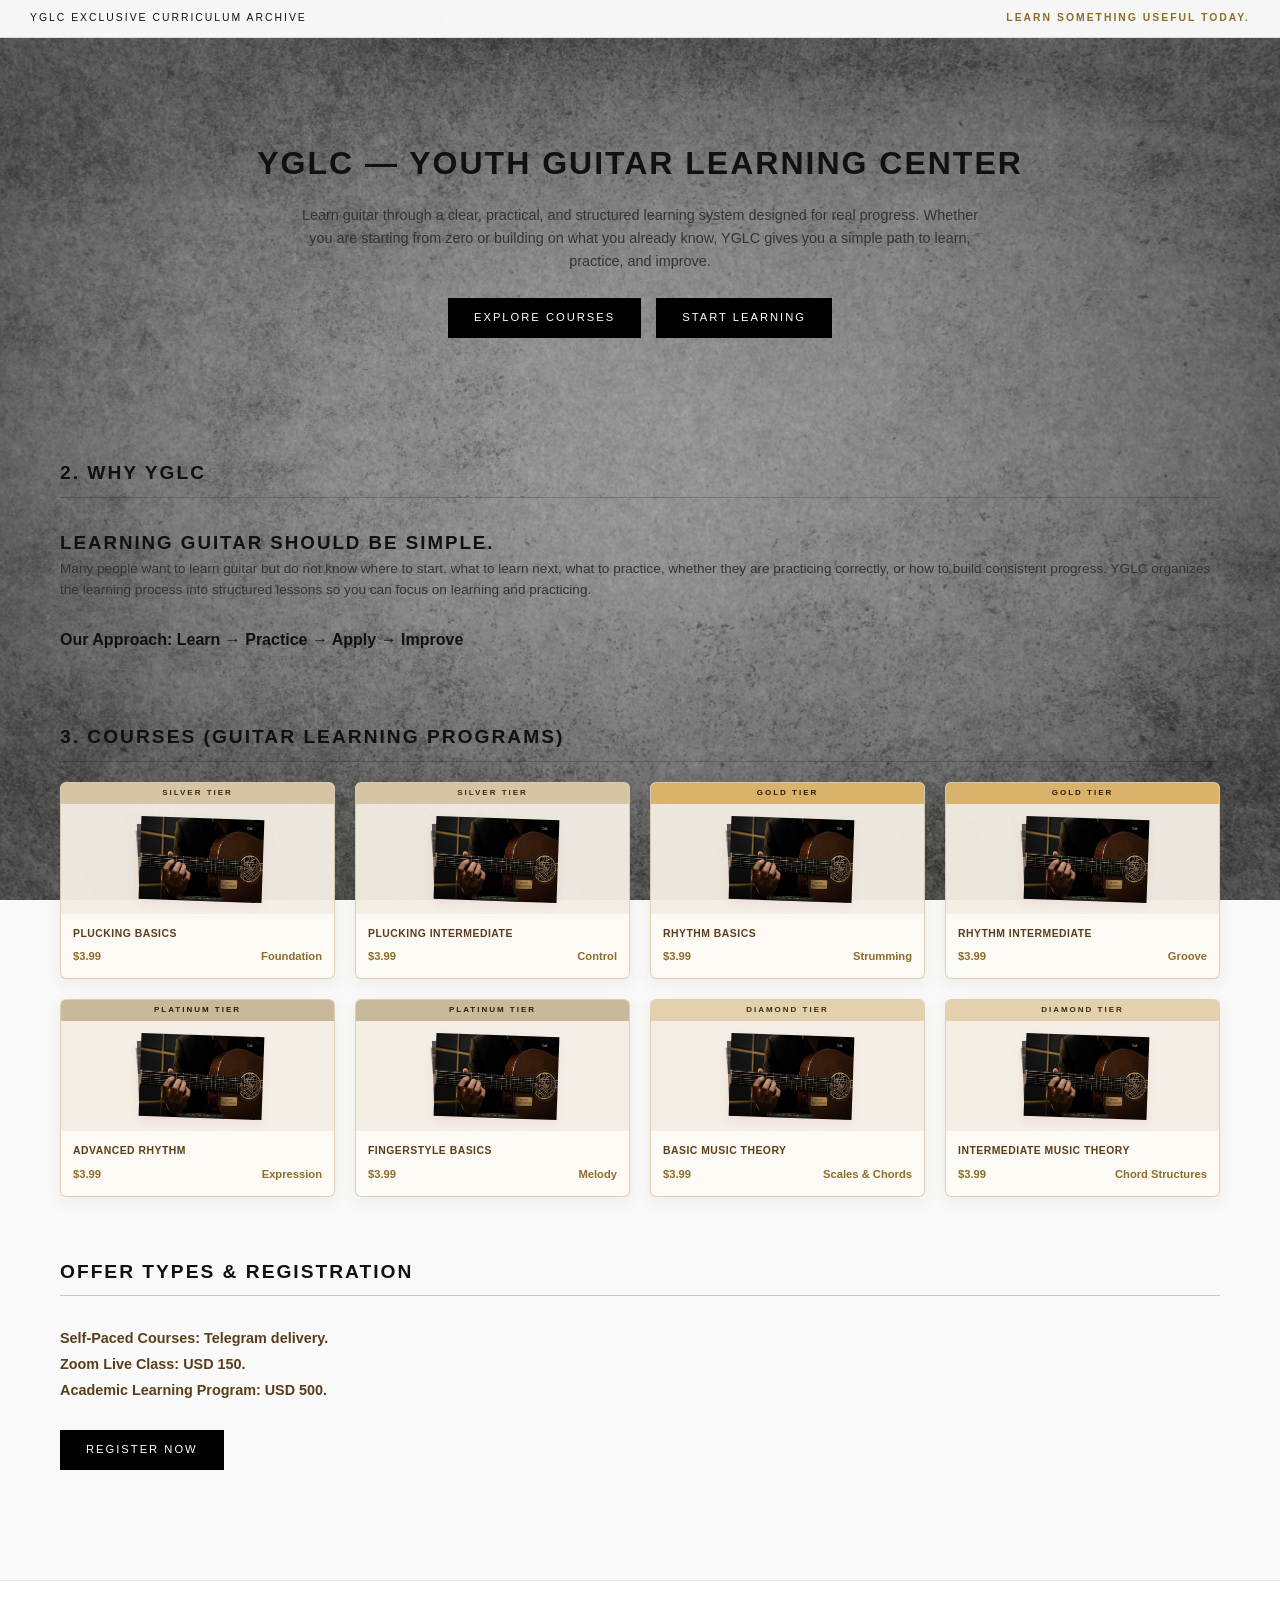
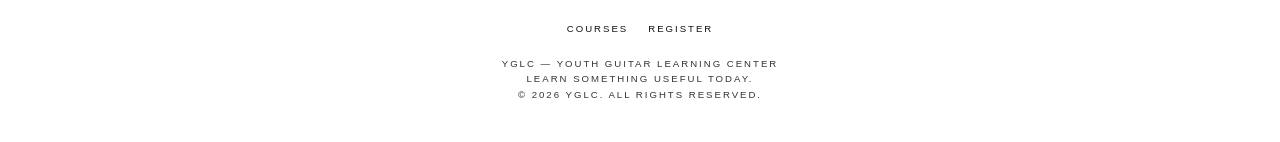
<file: index.html>
<!DOCTYPE html>
<html lang="en">
<head>
    <meta charset="UTF-8">
    <meta name="viewport" content="width=device-width, initial-scale=1.0">
    <title>YGLC — Youth Guitar Learning Center</title>
    <style>
        :root {
            --gold-primary: #8C6D29;
            --text-main: #111111;
            --text-muted: #333333;
            --brown-text: #5A3E1B;
        }

        * {
            margin: 0;
            padding: 0;
            box-sizing: border-box;
            font-family: -apple-system, BlinkMacSystemFont, "Segoe UI", Roboto, Helvetica, Arial, sans-serif;
        }

        body {
            background-image: url('01.jpg'); 
            background-size: cover;
            background-position: center;
            background-attachment: fixed;
            background-repeat: no-repeat;
            background-color: #F9F9F9;
            color: var(--text-main);
            min-height: 100vh;
            line-height: 1.6;
        }

        /* Top Announcement */
        .top-announcement {
            background-color: rgba(255, 255, 255, 0.95);
            color: var(--text-main);
            padding: 10px 30px;
            display: flex;
            justify-content: space-between;
            align-items: center;
            font-size: 0.65rem;
            letter-spacing: 2px;
            text-transform: uppercase;
            border-bottom: 1px solid rgba(0, 0, 0, 0.1);
        }

        .countdown-timer span {
            color: var(--gold-primary);
            font-weight: bold;
        }

        /* Container */
        .wrapper {
            max-width: 1200px;
            margin: 0 auto;
            padding: 40px 20px;
        }

        /* Section Styling */
        section {
            margin-bottom: 60px;
        }

        h1, h2, h3 {
            text-transform: uppercase;
            letter-spacing: 2px;
            font-weight: 600;
            color: var(--text-main);
        }

        /* 1. HOME & HERO */
        .hero {
            text-align: center;
            padding: 60px 20px;
        }
        .hero h1 {
            font-size: 2rem;
            color: var(--text-main);
            margin-bottom: 15px;
        }
        .hero p {
            max-width: 700px;
            margin: 0 auto 25px auto;
            color: var(--text-muted);
            font-size: 0.9rem;
        }
        .btn-group {
            display: flex;
            justify-content: center;
            gap: 15px;
        }
        .btn {
            background: #000;
            border: 1px solid #000;
            color: #FFFFFF;
            padding: 10px 25px;
            text-transform: uppercase;
            font-size: 0.7rem;
            letter-spacing: 2px;
            cursor: pointer;
            text-decoration: none;
            transition: all 0.3s;
        }
        .btn:hover {
            background: var(--gold-primary);
            border-color: var(--gold-primary);
            color: #000;
        }

        /* Section Titles */
        .section-title {
            font-size: 1.2rem;
            color: var(--text-main);
            margin-bottom: 20px;
            border-bottom: 1px solid rgba(0, 0, 0, 0.2);
            padding-bottom: 8px;
        }

        /* Content Blocks */
        .content-block {
            background: transparent;
            padding: 10px 0;
            margin-bottom: 20px;
        }
        .content-block p, .content-block li {
            color: var(--text-muted);
            font-size: 0.85rem;
        }
        .content-block strong {
            color: var(--text-main);
        }
        .content-block ul {
            margin-left: 20px;
            margin-top: 10px;
        }

        /* Brown Text Styling for Offers */
        .brown-text-block p {
            color: var(--brown-text);
            font-weight: 600;
            font-size: 0.9rem;
            line-height: 1.8;
        }

        /* 3. COURSES GRID & TIERS (Brown Card Tone Theme) */
        .courses-grid {
            display: grid;
            grid-template-columns: repeat(4, 1fr);
            gap: 20px;
        }

        .course-card {
            background: rgba(253, 250, 245, 0.95);
            border: 1px solid rgba(140, 109, 41, 0.3);
            border-radius: 6px;
            overflow: hidden;
            text-decoration: none;
            color: var(--text-main);
            display: flex;
            flex-direction: column;
            transition: transform 0.3s;
            box-shadow: 0 4px 15px rgba(140, 109, 41, 0.1);
        }
        .course-card:hover {
            transform: translateY(-5px);
            border-color: var(--gold-primary);
        }

        /* Tier Badges (Brown / Gold accented) */
        .tier-badge {
            text-align: center;
            padding: 4px;
            font-size: 0.5rem;
            letter-spacing: 2px;
            text-transform: uppercase;
            font-weight: 700;
        }
        .tier-silver { background: #D6C5A5; color: #3A2B12; }
        .tier-gold { background: #D9B36C; color: #2B1E05; }
        .tier-platinum { background: #C8B99A; color: #2B1E05; }
        .tier-diamond { background: #E3D1AE; color: #3A2B12; }

        .card-visual-stack {
            width: 100%;
            height: 110px;
            position: relative;
            display: flex;
            align-items: center;
            justify-content: center;
            background: rgba(140, 109, 41, 0.08);
            overflow: hidden;
        }
        .stacked-item {
            width: 45%;
            height: 75%;
            background-image: url('02.jpg');
            background-size: cover;
            background-position: center;
            position: absolute;
            box-shadow: 0 4px 10px rgba(231, 174, 174, 0.15);
        }
        .stacked-item.back-2 { transform: translateX(-10px) rotate(-5deg) scale(0.8); opacity: 0.4; }
        .stacked-item.back-1 { transform: translateX(-4px) rotate(-2deg) scale(0.9); opacity: 0.7; }
        .stacked-item.front { transform: translateX(4px) rotate(2deg) scale(1); }

        .card-info {
            padding: 12px;
            display: flex;
            flex-direction: column;
            gap: 6px;
        }
        .course-title {
            font-size: 0.65rem;
            text-transform: uppercase;
            letter-spacing: 0.5px;
            color: var(--brown-text);
            font-weight: bold;
        }
        .course-price-row {
            display: flex;
            justify-content: space-between;
            align-items: center;
            font-size: 0.7rem;
            color: var(--gold-primary);
            font-weight: bold;
        }

        /* Grid Layouts */
        .grid-2 {
            display: grid;
            grid-template-columns: repeat(2, 1fr);
            gap: 30px;
        }

        /* Footer */
        footer {
            background: #FFFFFF;
            border-top: 1px solid rgba(0, 0, 0, 0.1);
            padding: 40px 20px;
            text-align: center;
            font-size: 0.6rem;
            letter-spacing: 2px;
            text-transform: uppercase;
            color: var(--text-muted);
        }
        footer .footer-links {
            display: flex;
            justify-content: center;
            gap: 20px;
            margin-bottom: 20px;
            flex-wrap: wrap;
        }
        footer .footer-links a {
            color: var(--text-main);
            text-decoration: none;
        }
        footer .footer-links a:hover {
            color: var(--gold-primary);
        }

        @media (max-width: 1024px) {
            .courses-grid { grid-template-columns: repeat(2, 1fr); }
        }
        @media (max-width: 650px) {
            .courses-grid, .grid-2 { grid-template-columns: 1fr; }
        }
    </style>
</head>
<body>

    <!-- Top Announcement Bar -->
    <div class="top-announcement">
        <div>YGLC EXCLUSIVE CURRICULUM ARCHIVE</div>
        <div class="countdown-timer">
            <span>Learn something useful today.</span>
        </div>
    </div>

    <div class="wrapper">

        <!-- 1. HOME / HERO -->
        <section class="hero">
            <h1>YGLC — Youth Guitar Learning Center</h1>
            <p>Learn guitar through a clear, practical, and structured learning system designed for real progress. Whether you are starting from zero or building on what you already know, YGLC gives you a simple path to learn, practice, and improve.</p>
            <div class="btn-group">
                <a href="#courses" class="btn">Explore Courses</a>
                <a href="register.html" class="btn">Start Learning</a>
            </div>
        </section>

        <!-- 2. WHY YGLC -->
        <section>
            <h2 class="section-title">2. Why YGLC</h2>
            <div class="content-block">
                <h3>Learning Guitar Should Be Simple.</h3>
                <p>Many people want to learn guitar but do not know where to start, what to learn next, what to practice, whether they are practicing correctly, or how to build consistent progress. YGLC organizes the learning process into structured lessons so you can focus on learning and practicing.</p>
                <br>
                <strong>Our Approach: Learn → Practice → Apply → Improve</strong>
            </div>
        </section>

        <!-- 3. COURSES -->
        <section id="courses">
            <h2 class="section-title">3. Courses (Guitar Learning Programs)</h2>
            <div class="courses-grid">
                
                <!-- 1. Plucking Basics -->
                <a href="register.html" class="course-card">
                    <div class="tier-badge tier-silver">Silver Tier</div>
                    <div class="card-visual-stack">
                        <div class="stacked-item back-2"></div>
                        <div class="stacked-item back-1"></div>
                        <div class="stacked-item front"></div>
                    </div>
                    <div class="card-info">
                        <div class="course-title">Plucking Basics</div>
                        <div class="course-price-row">
                            <span>$3.99</span>
                            <span>Foundation</span>
                        </div>
                    </div>
                </a>

                <!-- 2. Plucking Intermediate -->
                <a href="register.html" class="course-card">
                    <div class="tier-badge tier-silver">Silver Tier</div>
                    <div class="card-visual-stack">
                        <div class="stacked-item back-2"></div>
                        <div class="stacked-item back-1"></div>
                        <div class="stacked-item front"></div>
                    </div>
                    <div class="card-info">
                        <div class="course-title">Plucking Intermediate</div>
                        <div class="course-price-row">
                            <span>$3.99</span>
                            <span>Control</span>
                        </div>
                    </div>
                </a>

                <!-- 3. Rhythm Basics -->
                <a href="register.html" class="course-card">
                    <div class="tier-badge tier-gold">Gold Tier</div>
                    <div class="card-visual-stack">
                        <div class="stacked-item back-2"></div>
                        <div class="stacked-item back-1"></div>
                        <div class="stacked-item front"></div>
                    </div>
                    <div class="card-info">
                        <div class="course-title">Rhythm Basics</div>
                        <div class="course-price-row">
                            <span>$3.99</span>
                            <span>Strumming</span>
                        </div>
                    </div>
                </a>

                <!-- 4. Rhythm Intermediate -->
                <a href="register.html" class="course-card">
                    <div class="tier-badge tier-gold">Gold Tier</div>
                    <div class="card-visual-stack">
                        <div class="stacked-item back-2"></div>
                        <div class="stacked-item back-1"></div>
                        <div class="stacked-item front"></div>
                    </div>
                    <div class="card-info">
                        <div class="course-title">Rhythm Intermediate</div>
                        <div class="course-price-row">
                            <span>$3.99</span>
                            <span>Groove</span>
                        </div>
                    </div>
                </a>

                <!-- 5. Advanced Rhythm -->
                <a href="register.html" class="course-card">
                    <div class="tier-badge tier-platinum">Platinum Tier</div>
                    <div class="card-visual-stack">
                        <div class="stacked-item back-2"></div>
                        <div class="stacked-item back-1"></div>
                        <div class="stacked-item front"></div>
                    </div>
                    <div class="card-info">
                        <div class="course-title">Advanced Rhythm</div>
                        <div class="course-price-row">
                            <span>$3.99</span>
                            <span>Expression</span>
                        </div>
                    </div>
                </a>

                <!-- 6. Fingerstyle Basics -->
                <a href="register.html" class="course-card">
                    <div class="tier-badge tier-platinum">Platinum Tier</div>
                    <div class="card-visual-stack">
                        <div class="stacked-item back-2"></div>
                        <div class="stacked-item back-1"></div>
                        <div class="stacked-item front"></div>
                    </div>
                    <div class="card-info">
                        <div class="course-title">Fingerstyle Basics</div>
                        <div class="course-price-row">
                            <span>$3.99</span>
                            <span>Melody</span>
                        </div>
                    </div>
                </a>

                <!-- 7. Basic Music Theory -->
                <a href="register.html" class="course-card">
                    <div class="tier-badge tier-diamond">Diamond Tier</div>
                    <div class="card-visual-stack">
                        <div class="stacked-item back-2"></div>
                        <div class="stacked-item back-1"></div>
                        <div class="stacked-item front"></div>
                    </div>
                    <div class="card-info">
                        <div class="course-title">Basic Music Theory</div>
                        <div class="course-price-row">
                            <span>$3.99</span>
                            <span>Scales & Chords</span>
                        </div>
                    </div>
                </a>

                <!-- 8. Intermediate Music Theory -->
                <a href="register.html" class="course-card">
                    <div class="tier-badge tier-diamond">Diamond Tier</div>
                    <div class="card-visual-stack">
                        <div class="stacked-item back-2"></div>
                        <div class="stacked-item back-1"></div>
                        <div class="stacked-item front"></div>
                    </div>
                    <div class="card-info">
                        <div class="course-title">Intermediate Music Theory</div>
                        <div class="course-price-row">
                            <span>$3.99</span>
                            <span>Chord Structures</span>
                        </div>
                    </div>
                </a>

            </div>
        </section>

        <!-- OFFER TYPES & REGISTRATION -->
        <section id="register">
            <h2 class="section-title">Offer Types & Registration</h2>
            <div class="content-block brown-text-block">
                <p>Self-Paced Courses: Telegram delivery.</p>
                <p>Zoom Live Class: USD 150.</p>
                <p>Academic Learning Program: USD 500.</p>
                <br>
                <a href="register.html" class="btn" style="display: inline-block;">Register Now</a>
            </div>
        </section>

    </div>

    <!-- FOOTER -->
    <footer>
        <div class="footer-links">
            <a href="#courses">Courses</a>
            <a href="register.html">Register</a>
        </div>
        <div>
            YGLC — Youth Guitar Learning Center<br>
            Learn something useful today.<br>
            &copy; 2026 YGLC. All rights reserved.
        </div>
    </footer>

</body>
</html>
</file>
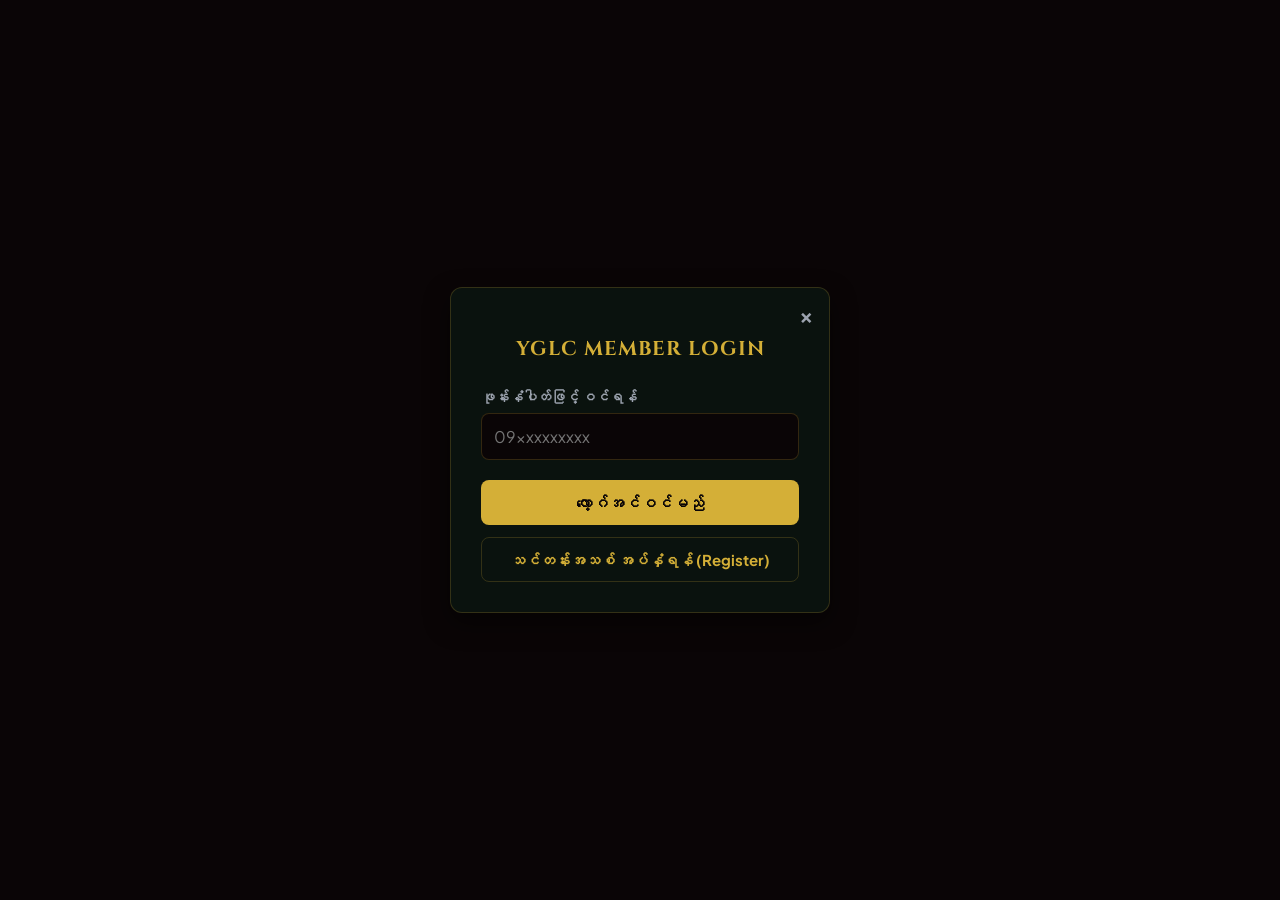
<file: dashboard.html>
<!DOCTYPE html>
<html lang="my">
<head>
<meta charset="UTF-8">
<meta name="viewport" content="width=device-width, initial-scale=1.0">
<title>YGLC - Secure Guitar Dashboard</title>
<link href="https://fonts.googleapis.com/css2?family=Padauk:wght@400;700&display=swap" rel="stylesheet">
<style>
* {
    box-sizing: border-box;
    margin: 0;
    padding: 0;
    -webkit-user-select: none;
    -ms-user-select: none;
    user-select: none;
}
body {
    background-color: #0b0b0b;
    color: #f7f4ef;
    font-family: 'Padauk', sans-serif;
    display: flex;
    flex-direction: column;
    height: 100vh;
    overflow: hidden;
}
header {
    display: flex;
    justify-content: space-between;
    align-items: center;
    padding: 15px 40px;
    border-bottom: 1px solid #222;
    background: #141414;
}
.logo {
    font-size: 18px;
    font-weight: 700;
    color: #d4af37;
    letter-spacing: 2px;
}
.user-info {
    display: flex;
    gap: 15px;
    align-items: center;
    font-size: 14px;
    color: #aaa;
}
.nav-btn {
    background: transparent;
    border: 1px solid #444;
    color: #ccc;
    padding: 5px 12px;
    border-radius: 4px;
    cursor: pointer;
    font-family: 'Padauk', sans-serif;
    text-decoration: none;
    transition: all 0.3s;
}
.nav-btn:hover {
    border-color: #d4af37;
    color: #d4af37;
}
.logout-btn {
    background: transparent;
    border: 1px solid #d4af37;
    color: #d4af37;
    padding: 5px 12px;
    border-radius: 4px;
    cursor: pointer;
    font-family: 'Padauk', sans-serif;
    transition: all 0.3s;
}
.logout-btn:hover {
    background: #d4af37;
    color: #0b0b0b;
}
.main-container {
    display: flex;
    flex: 1;
    overflow: hidden;
}
.video-section {
    flex: 3;
    padding: 20px 30px;
    overflow-y: auto;
    border-right: 1px solid #222;
    display: flex;
    flex-direction: column;
}
.video-container {
    position: relative;
    width: 100%;
    aspect-ratio: 16 / 9;
    max-height: 78vh;
    background: #000;
    border-radius: 8px;
    overflow: hidden;
    border: 1px solid #222;
    margin-bottom: 15px;
}
.video-container iframe {
    position: absolute;
    top: 0;
    left: 0;
    width: 100%;
    height: 100%;
    border: none;
}
.video-shield-top {
    position: absolute;
    top: 0;
    left: 0;
    width: 100%;
    height: 55px;
    z-index: 10;
    background: transparent;
}
.video-shield-bottom {
    position: absolute;
    bottom: 0;
    right: 45px;
    width: 120px;
    height: 45px;
    z-index: 10;
    background: transparent;
}
.video-title {
    font-size: 18px;
    font-weight: 700;
    color: #f7f4ef;
    margin-bottom: 8px;
}
.video-desc {
    font-size: 13px;
    color: #999;
    line-height: 1.5;
}
.playlist-section {
    flex: 1;
    padding: 20px;
    background: #121212;
    overflow-y: auto;
    display: flex;
    flex-direction: column;
}
.course-tabs {
    display: flex;
    gap: 5px;
    overflow-x: auto;
    margin-bottom: 15px;
    padding-bottom: 5px;
}
.course-tab {
    background: #1a1a1a;
    border: 1px solid #333;
    color: #aaa;
    padding: 6px 10px;
    font-size: 12px;
    font-family: 'Padauk', sans-serif;
    border-radius: 4px;
    cursor: pointer;
    white-space: nowrap;
    transition: all 0.2s;
}
.course-tab.active {
    background: #d4af37;
    color: #0b0b0b;
    border-color: #d4af37;
    font-weight: 700;
}
.course-tab.locked {
    opacity: 0.4;
    border-style: dashed;
}
.playlist-title {
    font-size: 16px;
    font-weight: 700;
    color: #d4af37;
    margin-bottom: 15px;
    border-bottom: 1px solid #222;
    padding-bottom: 8px;
}
.playlist-items {
    overflow-y: auto;
    flex: 1;
    display: flex;
    flex-direction: column;
    gap: 8px;
}
.lesson-item {
    background: #1a1a1a;
    border: 1px solid #282828;
    padding: 10px 12px;
    border-radius: 6px;
    cursor: pointer;
    transition: border-color 0.3s;
}
.lesson-item:hover, .lesson-item.active {
    border-color: #d4af37;
    background: #1f1b10;
}
.lesson-item h4 {
    font-size: 13px;
    color: #fff;
    margin-bottom: 4px;
}
.lesson-item span {
    font-size: 11px;
    color: #777;
}
.locked-notice {
    text-align: center;
    padding: 40px 15px;
    color: #aaa;
}
.locked-notice h3 {
    color: #d4af37;
    font-size: 16px;
    margin-bottom: 10px;
}
.pay-btn {
    display: inline-block;
    margin-top: 15px;
    background: #d4af37;
    color: #0b0b0b;
    padding: 8px 20px;
    border-radius: 4px;
    text-decoration: none;
    font-weight: 700;
    font-size: 13px;
}
@media (max-width: 768px) {
    .main-container {
        flex-direction: column;
        overflow-y: auto;
    }
    body {
        height: auto;
        overflow: auto;
    }
    .video-section {
        border-right: none;
        border-bottom: 1px solid #222;
    }
}
</style>
</head>
<body>
<header>
    <div class="logo">YGLC GUITAR SCHOOL</div>
    <div class="user-info">
        <span>ကြိုဆိုပါတယ် Boss</span>
        <a href="index.html" class="nav-btn">Home</a>
        <button class="logout-btn" onclick="logout()">ထွက်ရန်</button>
    </div>
</header>
<div class="main-container" id="mainContainer">
    <!-- ဗီဒီယိုပြသမည့်နေရာ -->
    <div class="video-section" id="videoSection">
        <div class="video-container">
            <div class="video-shield-top"></div>
            <div class="video-shield-bottom"></div>
            <iframe id="videoPlayer" src="" title="YGLC GUITAR LESSON" allowfullscreen></iframe>
        </div>
        <div id="videoTitle" class="video-title"></div>
        <div id="videoDesc" class="video-desc"></div>
    </div>
    <!-- သင်တန်းတက်ဘ်များနှင့် သင်ခန်းစာစာရင်း -->
    <div class="playlist-section">
        <div class="course-tabs" id="courseTabs"></div>
        <div class="playlist-title" id="currentCourseTitle">📚 သင်တန်း ၁</div>
        <div class="playlist-items" id="playlistItems">
            <!-- Dynamic ဖြင့် ဝင်လာမည် -->
        </div>
    </div>
</div>

<script>
if (localStorage.getItem("isLoggedIn") !== "true") {
    window.location.href = "login.html";
}

const coursesData = {
    1: {
        name: "သင်တန်း ၁ - အခြေခံပလက်ကင် (Plucking Basic)",
        desc: "ဂီတစတင်ကိုင်တွယ်ပုံမှစ၍ လက်ချောင်းများဖြင့် လှပစွာ ပလက်ဂင်တီးခတ်တတ်စေရန် အခြေခံသင်ခန်းစာများ[cite: 1]။",
        lessons: [
            { id: "_zJue2rScV4", title: "သင်ခန်းစာ ၁ - ဂစ်တာကိုယ်ဟန်အနေအထား မှန်ကန်စွာ ထိုင်ပုံ/ကိုင်ပုံ", desc: "ဂီတတီးခတ်မည့် ပုံစံကို လွယ်ကူသန့်စင်စွာ တီးနိုင်ရန် အခြေခံအဆုံးဆုံး အချက်များ[cite: 1]।" },
            { id: "dQw4w9WgXcQ", title: "သင်ခန်းစာ ၂ - ဘယ်လက်နှင့် ညာလက် လက်ချောင်းအမည်များ", desc: "လက်ဝဲနှင့် လက်ညာလက်တို့၏ အခြေခံ positioning ကို စနစ်တကျ လေ့လာခြင်း[cite: 1]।" },
            { id: "dQw4w9WgXcQ", title: "သင်ခန်းစာ ၃ - ဂစ်တာကြိုးညှိခြင်း (Tuning)", desc: "တူရိယာ၏ အသံစဉ်မှန်ကန်စေရန် ကြိုးညှိခြင်း အခြေခံ[cite: 1]।" },
            { id: "dQw4w9WgXcQ", title: "သင်ခန်းစာ ၄ - Fretboard လက်ချောင်းများ တည်နေရာချထားပုံ", desc: "လက်ကွက်ပေါ်တွင် လက်ချောင်းများကို တိကျစွာ ချထားခြင်း[cite: 1]।" },
            { id: "dQw4w9WgXcQ", title: "သင်ခန်းစာ ၅ - ကြိုးများကို ထိတွေ့ရာတွင် လက်ချောင်းနာကျင်မှုသက်သာစေရန် နည်းလမ်းများ", desc: "အစပြုသူများအတွက် လက်ချောင်းကြံ့ခိုင်မှု တည်ဆောက်ခြင်း[cite: 1]।" },
            { id: "dQw4w9WgXcQ", title: "သင်ခန်းစာ ၆ - လက်မ (Thumb) ဖြင့် ဘေ့စ် + ကြိုးတီးခတ်ခြင်း", desc: "ညာလက် လက်မ၏ တီးခတ်မှု အခန်းကဏ္ဍ[cite: 1]।" },
            { id: "dQw4w9WgXcQ", title: "သင်ခန်းစာ ၇ - လက်ညှိုး၊ လက်ခလယ်၊ လက်သန်း (i, m, a) အသုံးပြုပုံ", desc: "လက်ချောင်းတစ်ချောင်းချင်းစီ၏ တီးခတ်မှု တာဝန်ခွဲဝေမှု[cite: 1]।" },
            { id: "dQw4w9WgXcQ", title: "သင်ခန်းစာ ၈ - အခြေခံ Arpeggio လေ့ကျင့်ခန်းများ", desc: "ကြိုးများကို တစ်ချောင်းချင်း ခွဲခြမ်းတီးခတ်သည့် ပုံစံ[cite: 1]।" },
            { id: "dQw4w9WgXcQ", title: "သင်ခန်းစာ ၉ - ကြိုးပြောင်းလဲရာတွင် အသံသန့်စင်စေရန် ထိန်းချုပ်ခြင်း", desc: "အသံပြတ်တောက်မှု မရှိစေရန် ထိန်းသိမ်းခြင်း[cite: 1]." },
            { id: "dQw4w9WgXcQ", title: "သင်ခန်းစာ ၁၀ - လက်ချောင်းများ လွတ်လပ်စွာ လှုပ်ရှားနိုင်မှု အထူးလေ့ကျင့်ခန်း", desc: "လက်ချောင်းပြောင်းလဲမှုကို မြန်ဆန်စေခြင်း[cite: 1]." },
            { id: "dQw4w9WgXcQ", title: "သင်ခန်းစာ ၁၁ - Plucking Pattern တည်းဖြင့် တီးခြင်း", desc: "ရိုးရှင်းသော ပုံစံဖြင့် တီးခတ်ခြင်း အစပျိုးခြင်း[cite: 1]." },
            { id: "dQw4w9WgXcQ", title: "သင်ခန်းစာ ၁၂ - ရိုးရှင်းသော Chord နှစ်ခု ချိတ်ဆက်၍ တီးခတ်ခြင်း", desc: "ကြိုးကိုင်မှုပြောင်းလဲခြင်း အခြေခံ[cite: 1]." },
            { id: "dQw4w9WgXcQ", title: "သင်ခန်းစာ ၁၃ - ပလက်ကင်ဖြင့် တေးသွားငယ် စတင်တီးခြင်း", desc: "တေးသွားစတင်ဖန်တီးမှု လေ့ကျင့်ခန်း[cite: 1]." },
            { id: "dQw4w9WgXcQ", title: "သင်ခန်းစာ ၁၄ - သီချင်းတစ်ပုဒ်၏ အစပိုင်းကို တီးခတ်လေ့ကျင့်ခြင်း", desc: "လက်တွေ့တီးကွက် ဖန်တီးမှု[cite: 1]." },
            { id: "dQw4w9WgXcQ", title: "သင်ခန်းစာ ၁၅ - ပထမဆုံး အခြေခံ သီချင်းငယ်ကို အစအဆုံးတီးခြင်း", desc: "သင်တန်း ၁ ၏ အဆုံးသတ် လက်တွေ့တီးခတ်မှု[cite: 1]." }
        ]
    },
    2: {
        name: "သင်တန်း ၂ - ပလက်ကင်အလယ်အဆင့် (Plucking Intermediate)",
        desc: "ပလက်ကင်တီးခတ်မှုကို ပိုမိုကျွမ်းကျင်လာစေရန်နှင့် လက်ကွက်ပိုခက်ခဲသည်များကို အဆင့်မြှင့်တင် လေ့လာရန်[cite: 1]。",
        lessons: [
            { id: "_zJue2rScV4", title: "သင်ခန်းစာ ၁ - Chord များကို ချောမွေ့စွာ ကူးပြောင်းသည့် နည်းလမ်းများ", desc: "လက်ကွက်ပြောင်းလဲမှု အမြန်နှုန်း တည်ဆောက်ခြင်း[cite: 1]।" },
            { id: "dQw4w9WgXcQ", title: "သင်ခန်းစာ ၂ - လက်ချောင်းကြွက်သားများ လိုက်လျောညီထွေဖြစ်စေရန် လေ့ကျင့်ခန်း", desc: "ကြွက်သားများ ပြေလျော့စေခြင်း[cite: 1]।" },
            { id: "dQw4w9WgXcQ", title: "သင်ခန်းစာ ၃ - ပါဝင်သော Plucking ပုံစံများ", desc: "အဆင့်မြင့် ပလက်ကင်ပုံစံအသစ်များ[cite: 1]।" },
            { id: "dQw4w9WgXcQ", title: "သင်ခန်းစာ ၄ - Barre Chords နှင့် လက်ချောင်းများ လွတ်လပ်စွာ လှုပ်ရှားမှု", desc: "ဘားချော့ပ်များကို ကျွမ်းကျင်စွာ ကိုင်တွယ်ခြင်း[cite: 1]।" },
            { id: "dQw4w9WgXcQ", title: "သင်ခန်းစာ ၅ - လက်ကွက်ပြောင်းချိန်တွင် အသံပြတ်တောက်မှုမရှိစေရန် လုပ်ဆောင်ပုံ", desc: "အသံထွက် ချောမွေ့စေခြင်း[cite: 1]।" },
            { id: "dQw4w9WgXcQ", title: "သင်ခန်းစာ ၆ - စုံလင်ခက်ခဲသော Arpeggio ပုံစံအသစ်များ", desc: "အဆင့်မြင့် အာပက်ဂျီယို တီးကွက်များ[cite: 1]।" },
            { id: "dQw4w9WgXcQ", title: "သင်ခန်းစာ ၇ - စည်းချက်ခွဲဝေမှုနှင့် မြန်နှုန်းမြှင့်တင်ခြင်း", desc: "အရှိန်အဟုန် ထိန်းချုပ်တီးခတ်ခြင်း[cite: 1]।" },
            { id: "dQw4w9WgXcQ", title: "သင်ခန်းစာ ၈ - Dynamics ထိန်းချုပ်တီးခတ်ပုံ", desc: "အသံအက်နှင့် အသံသိပ်သည်းမှု ဖန်တီးခြင်း[cite: 1]।" },
            { id: "dQw4w9WgXcQ", title: "သင်ခန်းစာ ၉ - Bassline ကို ပိုမိုထင်ရှားစေရန် တီးခတ်နည်း", desc: "ဘေ့စ်သံစဉ်ကို ထင်ရှားစေခြင်း[cite: 1]।" },
            { id: "dQw4w9WgXcQ", title: "သင်ခန်းစာ ၁၀ - လက်ချောင်းများ၏ အရှိန်အဟုန် (Velocity) ထိန်းချုပ်ခြင်း", desc: "တီးခတ်မှု အမြန်နှုန်းနှင့် အားကို ညီညာစေခြင်း[cite: 1]।" },
            { id: "dQw4w9WgXcQ", title: "သင်ခန်းစာ ၁၁ - နာမည်ကျော် သီချင်းတစ်ပုဒ်၏ အစပိုင်းတီးနည်း", desc: "နာမည်ကျော် သီချင်းလက်တွေ့တီးခြင်း[cite: 1]." },
            { id: "dQw4w9WgXcQ", title: "သင်ခန်းစာ ၁၂ - Chorus အတွက် အဆင့်မြင့် တီးကွက်များ", desc: "သီချင်း၏ ရင်ခုန်စရာအကောင်းဆုံး အပိုင်းကို တီးခတ်ခြင်း[cite: 1]." },
            { id: "dQw4w9WgXcQ", title: "သင်ခန်းစာ ၁၃ - သီချင်းအဆုံးသတ် (Outro) တီးခတ်ပုံ", desc: "သီချင်းကို လှပစွာ အဆုံးသတ်ခြင်း[cite: 1]." },
            { id: "dQw4w9WgXcQ", title: "သင်ခန်းစာ ၁၄ - ဖီလင်ထည့်သွင်းတီးခတ်နည်း", desc: "ဖီလင်ထည့်သွင်း တီးခတ်မှု[cite: 1]." },
            { id: "dQw4w9WgXcQ", title: "သင်ခန်းစာ ၁၅ - သီချင်းတစ်ပုဒ်လုံးကို ပလက်ကင်ဖြင့် အစအဆုံး ချောမွေ့စွာ တီးပြခြင်း", desc: "အလယ်အဆင့် Masterpiece လက်တွေ့တီးပြချက်[cite: 1]." }
        ]
    },
    3: {
        name: "သင်တန်း ၃ - ရစ်သမ်အခြေခံ (Rhythm Basic)",
        desc: "ဂီတစည်းချက်ကို မှန်ကန်စွာဖမ်းဆုပ်နိုင်ပြီး သီချင်းတစ်ပုဒ်ကို ပျော်ရွှင်စွာ Strumming ပြုလုပ်ရန်[cite: 1]。",
        lessons: [
            { id: "dQw4w9WgXcQ", title: "သင်ခန်းစာ ၁ - Pick ကိုင်ပုံနှင့် မှန်ကန်သော ကိုင်တွယ်မှု", desc: "ပစ်ခ်ကိုင်ခြင်း၏ အခြေခံသဘောတရား[cite: 1]." },
            { id: "dQw4w9WgXcQ", title: "သင်ခန်းစာ ၂ - လက်ကောက်ဝတ် လှုပ်ရှားမှုနှင့် Down Strumming အခြေခံ", desc: "လက်ကောက်ဝတ်ဖြင့် Strumming ပြုလုပ်ခြင်း[cite: 1]." },
            { id: "dQw4w9WgXcQ", title: "သင်ခန်းစာ ၃ - အောက်သို့ တီးခတ်သည့် စည်းချက်လေ့ကျင့်ခန်း", desc: "အောက်သို့ တီးခတ်သည့် စည်းချက်[cite: 1]." },
            { id: "dQw4w9WgXcQ", title: "သင်ခန်းစာ ၄ - Down & Up Strumming ပေါင်းစပ်တီးနည်း", desc: "အောက်နှင့်အပေါ် ပေါင်းစပ်တီးခတ်မှု[cite: 1]." },
            { id: "dQw4w9WgXcQ", title: "သင်ခန်းစာ ၅ - လက်မောင်းကြွက်သားများ တင်းမာမှုမရှိစေရန် ဖြေလျော့နည်း", desc: "လက်မောင်းပြေလျော့စေခြင်း[cite: 1]." },
            { id: "dQw4w9WgXcQ", title: "သင်ခန်းစာ ၆ - ပုံမှန် 4/4 စည်းချက်အတွက် ရစ်သမ်တီးခတ်ပုံ", desc: "လေးပုံလေးသံ စည်းချက်များ[cite: 1]." },
            { id: "dQw4w9WgXcQ", title: "သင်ခန်းစာ ၇ - အနှေးသီချင်းများအတွက် Strumming Patterns", desc: "အနှေးသီချင်း စည်းချက်များ[cite: 1]." },
            { id: "dQw4w9WgXcQ", title: "သင်ခန်းစာ ၈ - အမြန်သီချင်းများအတွက် လက်ချောင်းလှုပ်ရှားမှုထိန်းချုပ်ခြင်း", desc: "အမြန်နှုန်းနှင့် ကိုက်ညီသော စည်းချက်[cite: 1]." },
            { id: "dQw4w9WgXcQ", title: "သင်ခန်းစာ ၉ - စည်းချက်မလွတ်စေရန် Metronome ဖြင့် တွဲဖက်လေ့ကျင့်ခြင်း", desc: "အချိန်ကိုက်တိကျမှု လေ့ကျင့်ခန်း[cite: 1]." },
            { id: "dQw4w9WgXcQ", title: "သင်ခန်းစာ ၁၀ - စည်းချက်အမျိုးမျိုးကို စိတ်တွင် မှတ်သားလေ့ကျင့်နည်း", desc: "ရစ်သမ်ကို သဘာဝကျကျ ခံစားခြင်း[cite: 1]." },
            { id: "dQw4w9WgXcQ", title: "သင်ခန်းစာ ၁၁ - ရိုးရှင်းသော Chord များနှင့် Strumming ချိတ်ဆက်ခြင်း", desc: "ချော့ပ်နှင့် ရစ်သမ် ပေါင်းစပ်မှု[cite: 1]." },
            { id: "dQw4w9WgXcQ", title: "သင်ခန်းစာ ၁၂ - သီချင်းတစ်ပုဒ်၏ Verse နှင့် Chorus ပိုင်းတီးနည်း", desc: "သီချင်းအခန်းဆက်များ တီးခတ်ပုံ[cite: 1]." },
            { id: "dQw4w9WgXcQ", title: "သင်ခန်းစာ ၁၃ - အကူးအပြောင်းများတွင် စည်းချက်မလွတ်အောင် ထိန်းပုံ", desc: "ချောမွေ့သော အကူးအပြောင်းများ[cite: 1]।" },
            { id: "dQw4w9WgXcQ", title: "သင်ခန်းစာ ၁၄ - သီချင်း၏ အစ၊ အလယ်၊ အဆုံး စည်းချက်ပြောင်းလဲမှုများ", desc: "သီချင်းဖွဲ့စည်းပုံ ပြောင်းအလဲ[cite: 1]।" },
            { id: "dQw4w9WgXcQ", title: "သင်ခန်းစာ ၁၅ - သီချင်းတစ်ပုဒ်လုံးကို Strumming ဖြင့် အစအဆုံးတီးခြင်း", desc: "သင်တန်း ၃ ၏ လက်တွေ့ဖျော်ဖြေမှု[cite: 1]।" }
        ]
    },
    4: {
        name: "သင်တန်း ၄ - Rhythm အလယ်အဆင့် (Rhythm Intermediate)",
        desc: "ပုံစံအမျိုးမျိုးသော စည်းချက်များနှင့် ခေတ်ပေါ်သီချင်းများ အတွက် လိုအပ်သော Rhythm များကို လေ့လာရန်[cite: 1]。",
        lessons: [
            { id: "dQw4w9WgXcQ", title: "သင်ခန်းစာ ၁ - အချိတ်အဆက်လွှဲသော တက်လွှဲ off-beat strumming", desc: "စည်းချက်အသစ်များ[cite: 1]।" },
            { id: "dQw4w9WgXcQ", title: "သင်ခန်းစာ ၂ - ရော့ခ်နှင့် ပေါ့ပ်သီချင်းများ အတွက် အထူးတီးကွက်များ", desc: "ခေတ်ပေါ်ဂီတ စည်းချက်ပုံစံများ[cite: 1]।" },
            { id: "dQw4w9WgXcQ", title: "သင်ခန်းစာ ၃ - စည်းချက်အမျိုးမျိုးကို ခွဲခြမ်းစိတ်ဖြာလေ့လာခြင်း", desc: "ရစ်သမ်ဒေတာ ခွဲခြမ်းစိတ်ဖြာမှု[cite: 1]।" },
            { id: "dQw4w9WgXcQ", title: "သင်ခန်းစာ ၄ - လက်ချောင်းများနှင့် Strumming ရောနှောတီးခတ်ပုံ", desc: "လက်ချောင်းနှင့် ပစ်ခ် ရောစပ်မှု[cite: 1]।" },
            { id: "dQw4w9WgXcQ", title: "သင်ခန်းစာ ၅ - သီချင်းတစ်ပုဒ်အတွင်း Syncopation အသုံးချမှု", desc: "စည်းချက်လွှဲ တီးကွက်များ အသုံးပြုခြင်း[cite: 1]।" },
            { id: "dQw4w9WgXcQ", title: "သင်ခန်းစာ ၆ - Palm Muting အသံသိပ်သည်းမှု ဖန်တီးခြင်း", desc: "ပန်းမြူတင် နည်းပညာ[cite: 1]." },
            { id: "dQw4w9WgXcQ", title: "သင်ခန်းစာ ၇ - Chops & Percussive Strumming", desc: "တူရိယာသံ ဖန်တီးသည့် စည်းချက်[cite: 1]." },
            { id: "dQw4w9WgXcQ", title: "သင်ခန်းစာ ၈ - အသံတိတ်တီးခတ်ခြင်း (Dead Notes) လေ့ကျင့်ခန်း", desc: "ဒက်ခ်နုတ်စ် တီးခတ်နည်း[cite: 1]." },
            { id: "dQw4w9WgXcQ", title: "သင်ခန်းစာ ၉ - တီးခတ်မှုသန့်ရှင်းစေရန် ဘယ်လက် Mute ပြုလုပ်နည်း", desc: "ဘယ်လက်ဖြင့် အသံသိပ်သည်းစေခြင်း[cite: 1]." },
            { id: "dQw4w9WgXcQ", title: "သင်ခန်းစာ ၁၀ - Percussive Strumming ဖြင့် သီချင်းများကို အသက်ဝင်စေခြင်း", desc: "စည်းချက်ဖြင့် အသက်သွင်းခြင်း[cite: 1]." },
            { id: "dQw4w9WgXcQ", title: "သင်ခန်းစာ ၁၁ - တီးကွက်အမျိုးမျိုးကို ပေါင်းစပ်၍ တီးခတ်ခြင်း", desc: "စည်းချက်အမျိုးမျိုး ပေါင်းစပ်မှု[cite: 1]." },
            { id: "dQw4w9WgXcQ", title: "သင်ခန်းစာ ၁၂ - ခေတ်ပေါ်သီချင်းများတွင် Rhythm တီထွင်တီးခတ်ပုံ", desc: "ကိုယ်ပိုင်ရစ်သမ် ဖန်တီးခြင်း[cite: 1]." },
            { id: "dQw4w9WgXcQ", title: "သင်ခန်းစာ ၁၃ - အမြန်နှုန်းအမျိုးမျိုးဖြင့် တီးခတ်လေ့ကျင့်ခြင်း", desc: "အမြန်နှုန်း အပြောင်းအလဲ လေ့ကျင့်ခန်း[cite: 1]." },
            { id: "dQw4w9WgXcQ", title: "သင်ခန်းစာ ၁၄ - ဖျော်ဖြေပွဲများအတွက် စည်းချက်ပြင်ဆင်ပုံ", desc: "စင်တင်ဖျော်ဖြေရေး စည်းချက်များ[cite: 1]." },
            { id: "dQw4w9WgXcQ", title: "သင်ခန်းစာ ၁၅ - အလယ်အဆင့် Rhythm ပုံစံများကို အစအဆုံး အသုံးပြုခြင်း", desc: "သင်တန်း ၄ ၏ အနှစ်ချုပ်လက်တွေ့လုပ်ဆောင်မှု[cite: 1]।" }
        ]
    },
    5: {
        name: "သင်တန်း ၅ - အဆင့်မြင့် ရစ်သမ်တီးခတ်နည်း (Advanced Rhythm)",
        desc: "ပရော်ဖက်ရှင်နယ် တီးခတ်သူများကဲ့သို့ ရှုပ်ထွေးခက်ခဲသော စည်းချက်များနှင့် အဆင့်မြင့်တီးကွက်များ လေ့လာရန်[cite: 1]。",
        lessons: [
            { id: "dQw4w9WgXcQ", title: "သင်ခန်းစာ ၁ - 5/4 နှင့် 7/8 ကဲ့သို့သော Time Signatures များ", desc: "မတူညီသော အချိန်စည်းချက် အဆန်းများ[cite: 1]।" },
            { id: "dQw4w9WgXcQ", title: "သင်ခန်းစာ ၂ - ပုံမှန်မဟုတ်သော စည်းချက်များကို ဖမ်းဆုပ်တီးခတ်ပုံ", desc: "ခက်ခဲသော ရစ်သမ်ကို ကိုင်တွယ်ခြင်း[cite: 1]।" },
            { id: "dQw4w9WgXcQ", title: "သင်ခန်းစာ ၃ - Polyrhythms အခြေခံ သဘောတရားများ", desc: "စည်းချက်ကွဲများ ပေါင်းစပ်တီးခတ်မှု[cite: 1]।" },
            { id: "dQw4w9WgXcQ", title: "သင်ခန်းစာ ၄ - ရှုပ်ထွေးသော စည်းချက်များကို လွယ်ကူစွာ လေ့ကျင့်နည်း", desc: "အဆင့်မြင့် လေ့ကျင့်ခန်း စနစ်[cite: 1]।" },
            { id: "dQw4w9WgXcQ", title: "သင်ခန်းစာ ၅ - အချိန်စည်းချက်အမျိုးမျိုးကို လွယ်ကူစွာ ကူးပြောင်းခြင်း", desc: "စည်းချက်ပြောင်းလဲမှု တိကျခြင်း[cite: 1]।" },
            { id: "dQw4w9WgXcQ", title: "သင်ခန်းစာ ၆ - ကိုယ်ပိုင် Groove နှင့် စိတ်ကြိုက်အရှိန်အဟုန်ဖန်တီးခြင်း", desc: "ဂရုဗ် ဖန်တီးမှု[cite: 1]।" },
            { id: "dQw4w9WgXcQ", title: "သင်ခန်းစာ ၇ - တီးခတ်မှုအလွန်အကျွံ မဖြစ်စေရန် အသံထွက်များကို ထိန်းချုပ်ခြင်း", desc: "အလွန်အကျွံမဖြစ်စေရန် ထိန်းချုပ်မှု[cite: 1]।" },
            { id: "dQw4w9WgXcQ", title: "သင်ခန်းစာ ၈ - အသံပြင်းအားနှင့် အသံလျော့အား ထိန်းချုပ်မှု", desc: "ဒိုင်နမစ် တိကျမှု[cite: 1]।" },
            { id: "dQw4w9WgXcQ", title: "သင်ခန်းစာ ၉ - ပရော်ဖက်ရှင်နယ် တီးခတ်မှုပုံစံ စံနှုန်းများ", desc: "ပရော်ဖက်ရှင်နယ် စံချိန်စံညွှန်း[cite: 1]।" },
            { id: "dQw4w9WgXcQ", title: "သင်ခန်းစာ ၁၀ - တီးခတ်မှုတစ်လျှောက် တည်ငြိမ်သော အရှိန်အဟုန် ထိန်းသိမ်းခြင်း", desc: "အရှိန်အဟုန် မပျက်စေရန် ထိန်းသိမ်းခြင်း[cite: 1]।" },
            { id: "dQw4w9WgXcQ", title: "သင်ခန်းစာ ၁၁ - စင်ပေါ်တွင် တီးခတ်ရာ၌ အမှားအယွင်းကင်းစေရန် လေ့ကျင့်ခန်းများ", desc: "စင်တင်လေ့ကျင့်ခန်းများ[cite: 1]।" },
            { id: "dQw4w9WgXcQ", title: "သင်ခန်းစာ ၁၂ - ဘန်းအဖွဲ့ (Band) နှင့်အတူ တီးခတ်ရာတွင် Rhythm ထိန်းပုံ", desc: "တူရိယာအဖွဲ့နှင့် တွဲဖက်တီးခြင်း[cite: 1]।" },
            { id: "dQw4w9WgXcQ", title: "သင်ခန်းစာ ၁၃ - ရှုပ်ထွေးသော တီးကွက်များကို စင်တင်ဖျော်ဖြေပွဲအတွက် ပြင်ဆင်ခြင်း", desc: "ဖျော်ဖြေပွဲ ပြင်ဆင်မှု[cite: 1]।" },
            { id: "dQw4w9WgXcQ", title: "သင်ခန်းစာ ၁၄ - အလွတ်တန်း တီးခတ်မှုများတွင် စည်းချက်လွတ်မသွားအောင် ထိန်းနည်း", desc: "အလွတ်တန်း ထိန်းချုပ်မှု[cite: 1]।" },
            { id: "dQw4w9WgXcQ", title: "သင်ခန်းစာ ၁၅ - အဆင့်မြင့် Rhythm အစအဆုံး လက်တွေ့ဖျော်ဖြေတီးခတ်မှု", desc: "သင်တန်း ၅ ၏ ထိပ်တန်းဖျော်ဖြေမှု[cite: 1]।" }
        ]
    },
    6: {
        name: "သင်တန်း ၆ - ဖင်ဂါစတိုင် တီးနည်းအခြေခံ (Fingerstyle Basic)",
        desc: "သီချင်းတစ်ပုဒ်၏ အဓိကတေးသွားနှင့် အသံနှိမ့်များကို လက်ချောင်းများဖြင့် တစ်ပြိုင်နက်တီးခတ်နိုင်ရန်[cite: 1]。",
        lessons: [
            { id: "dQw4w9WgXcQ", title: "သင်ခန်းစာ ၁ - Fingerstyle နှင့် တာဝန်ခွဲဝေမှု", desc: "ဖင်ဂါစတိုင် အခြေခံမူများ[cite: 1]." },
            { id: "dQw4w9WgXcQ", title: "သင်ခန်းစာ ၂ - ညာလက်လက်သည်း အနေအထားနှင့် ထိတွေ့မှုစံနှုန်း", desc: "လက်သည်းပုံစံနှင့် အသံထွက်[cite: 1]." },
            { id: "dQw4w9WgXcQ", title: "သင်ခန်းစာ ၃ - လက်ချောင်းတစ်ချောင်းချင်းစီ၏ သီးသန့်လေ့ကျင့်ခန်းများ", desc: "လက်ချောင်းလွတ်လပ်မှု လေ့ကျင့်ခန်း[cite: 1]." },
            { id: "dQw4w9WgXcQ", title: "သင်ခန်းစာ ၄ - ဘယ်လက်နှင့် ညာလက် အချိတ်အဆက်မိစေရန် လေ့ကျင့်ခြင်း", desc: "လက်နှစ်ဖက် ညီညာမှု[cite: 1]." },
            { id: "dQw4w9WgXcQ", title: "သင်ခန်းစာ ၅ - ညာလက်လက်ချောင်းများ မှန်ကန်စွာ အနားယူပုံ", desc: "အနားယူသည့် ပုံစံစံနှုန်း[cite: 1]." },
            { id: "dQw4w9WgXcQ", title: "သင်ခန်းစာ ၆ - အသံနိမ့် (Bass) ကို လက်မဖြင့် သီးသန့်ထိန်းချုပ်ပုံ", desc: "ဘေ့စ်သံ ထိန်းချုပ်ခြင်း[cite: 1]." },
            { id: "dQw4w9WgXcQ", title: "သင်ခန်းစာ ၇ - Bass နှင့် Melody လက်ချောင်းများဖြင့် တွဲဖက်တီးခြင်း", desc: "မယ်လိုဒီနှင့် ဘေ့စ် တွဲစပ်ခြင်း[cite: 1]." },
            { id: "dQw4w9WgXcQ", title: "သင်ခန်းစာ ၈ - Bass & Melody တီးခတ်ရာတွင် ကြုံတွေ့ရမည့် အခက်အခဲဖြေရှင်းနည်း", desc: "အခက်အခဲ ကျော်လွှားခြင်း[cite: 1]." },
            { id: "dQw4w9WgXcQ", title: "သင်ခန်းစာ ၉ - စည်းချက်မလွတ်ဘဲ နှစ်ခုစလုံးကို ပေါင်းစပ်တီးနည်း", desc: "စည်းချက်မလွတ်ဘဲ တီးခြင်း[cite: 1]।" },
            { id: "dQw4w9WgXcQ", title: "သင်ခန်းစာ ၁၀ - Bassline စည်းချက်တိကျမှုအတွက် အထူးလေ့ကျင့်ခန်း", desc: "ဘေ့စ်တိကျမှုလေ့ကျင့်ခန်း[cite: 1]।" },
            { id: "dQw4w9WgXcQ", title: "သင်ခန်းစာ ၁၁ - လူသိများသော Fingerstyle တေးသွားငယ်များကို လက်တွေ့တီးခြင်း", desc: "နာမည်ကျော် တေးသွားငယ်များ[cite: 1]।" },
            { id: "dQw4w9WgXcQ", title: "သင်ခန်းစာ ၁၂ - ရိုးရှင်းသော တေးသွားတစ်ပုဒ်ကို အစပိုင်းတီးနည်း", desc: "တေးသွားအစပိုင်း တီးခတ်မှု[cite: 1]।" },
            { id: "dQw4w9WgXcQ", title: "သင်ခန်းစာ ၁၃ - သီချင်းအဆုံးသတ်ပိုင်းကို လက်ချောင်းစတိုင်ဖြင့် တီးခတ်ပုံ", desc: "အဆုံးသတ်ပိုင်း တီးခတ်မှု[cite: 1]।" },
            { id: "dQw4w9WgXcQ", title: "သင်ခန်းစာ ၁၄ - တီးကွက်အတွင်း ဖီလင်ထည့်သွင်းတီးခတ်နည်း", desc: "ခံစားချက်ထည့်သွင်းခြင်း[cite: 1]।" },
            { id: "dQw4w9WgXcQ", title: "သင်ခန်းစာ ၁၅ - Fingerstyle သီချင်းတစ်ပုဒ်ကို အစအဆုံးတီးခြင်း", desc: "သင်တန်း ၆ ၏ အဆုံးသတ် လက်တွေ့တီးကွက်[cite: 1]।" }
        ]
    },
    7: {
        name: "သင်တန်း ၇ - အခြေခံသီအိုရီ (Basic Music Theory)",
        desc: "ဂီတကို ပိုမိုနားလည်သဘောပေါက်စေရန် မဖြစ်မနေ သိထားရမည့် အခြေခံသီအိုရီနှင့် မှတ်စုများအကြောင်း[cite: 1]。",
        lessons: [
            { id: "dQw4w9WgXcQ", title: "သင်ခန်းစာ ၁ - Natural Notes များကို Fretboard ပေါ်တွင် ရှာဖွေပုံ", desc: "သံစဉ်သဘာဝနေရာများ ရှာဖွေခြင်း[cite: 1]।" },
            { id: "dQw4w9WgXcQ", title: "သင်ခန်းစာ ၂ - Sharps (#) & Flats (b) သံစဉ်များအကြောင်း", desc: "ရှပ်နှင့်ဖလက် သံစဉ်များ[cite: 1]।" },
            { id: "dQw4w9WgXcQ", title: "သင်ခန်းစာ ၃ - Fretboard အလွယ်တကူ မှတ်မိစေမည့် နည်းလမ်းများ", desc: "လက်ကွက်မှတ်ဉာဏ် နည်းပညာ[cite: 1]।" },
            { id: "dQw4w9WgXcQ", title: "သင်ခန်းစာ ၄ - အခြေခံ သံစဉ်အကွာအဝေးများ", desc: "အင်တာဗယ် အခြေခံ[cite: 1]।" },
            { id: "dQw4w9WgXcQ", title: "သင်ခန်းစာ ၅ - Fretboard Octave ကို ရှာဖွေတွေ့ရှိခြင်း", desc: "အော့တဗ် နေရာချထားမှု[cite: 1]।" },
            { id: "dQw4w9WgXcQ", title: "သင်ခန်းစာ ၆ - Major Scale တည်ဆောက်ပုံ ဖော်မြူလာ", desc: "မေဂျာစကေး ဖော်မြူလာ[cite: 1]।" },
            { id: "dQw4w9WgXcQ", title: "သင်ခန်းစာ ၇ - Minor Scale အမျိုးအစားနှင့် ကွာခြားချက်များ", desc: "မိုင်းနားစကေး နှိုင်းယှဉ်ချက်[cite: 1]।" },
            { id: "dQw4w9WgXcQ", title: "သင်ခန်းစာ ၈ - Scale များကို လက်ကွက်ပေါ်တွင် တီးခတ်လေ့ကျင့်ခြင်း", desc: "လက်ကွက်ပေါ်စကေး တီးခြင်း[cite: 1]।" },
            { id: "dQw4w9WgXcQ", title: "သင်ခန်းစာ ၉ - Pentatonic Scale အခြေခံ နားလည်မှု", desc: "ပင်တာတိုးနစ် စကေးအခြေခံ[cite: 1]।" },
            { id: "dQw4w9WgXcQ", title: "သင်ခန်းစာ ၁၀ - Scale များ၏ နံပါတ်ဒီဂရီ (Degree) စနစ်များကို လေ့လာခြင်း", desc: "ဒီဂရီနံပါတ်စနစ် သုံးစွဲခြင်း[cite: 1]।" },
            { id: "dQw4w9WgXcQ", title: "သင်ခန်းစာ ၁၁ - Triads များကို အခြေခံ၍ Major နှင့် Minor Chords များကို နားလည်ခြင်း", desc: "ထရိုင်ယာ့ဒ် ချော့ပ်တည်ဆောက်ပုံ[cite: 1]।" },
            { id: "dQw4w9WgXcQ", title: "သင်ခန်းစာ ၁၂ - Chord တစ်ခုချင်းစီ၏ ဖွဲ့စည်းပုံကို ခွဲခြမ်းစိတ်ဖြာခြင်း", desc: "ချော့ပ်ဖွဲ့စည်းပုံ ဆန်းစစ်ခြင်း[cite: 1]।" },
            { id: "dQw4w9WgXcQ", title: "သင်ခန်းစာ ၁၃ - ကြိုးတပ်တူရိယာများတွင် ကိုယ်ပိုင်တီးကွက်များ စတင်ဖန်တီးပုံ", desc: "ကိုယ်ပိုင်တီးကွက် ဖန်တီးမှု[cite: 1]।" },
            { id: "dQw4w9WgXcQ", title: "သင်ခန်းစာ ၁၄ - သီအိုရီအရ Chord များကို အလွယ်တကူတွက်ချက်နည်း", desc: "သီအိုရီ တွက်ချက်မှုစနစ်[cite: 1]।" },
            { id: "dQw4w9WgXcQ", title: "သင်ခန်းစာ ၁၅ - အခြေခံသီအိုရီကို လက်တွေ့တီးကွက်များတွင် အသုံးပြုခြင်း", desc: "သင်တန်း ၇ ၏ သီအိုရီလက်တွေ့အသုံးပြုမှု[cite: 1]।" }
        ]
    },
    8: {
        name: "သင်တန်း ၈ - အလယ်အလတ် သီအိုရီ (Intermediate Music Theory)",
        desc: "ဂီတပညာရပ်ကို ပိုမိုနက်ရှိုင်းစွာလေ့လာပြီး သီချင်းခွဲခြမ်းစိတ်ဖြာနိုင်ရန် အဆင့်မြှင့်တင်ထားသော သီအိုရီများ[cite: 1]。",
        lessons: [
            { id: "dQw4w9WgXcQ", title: "သင်ခန်းစာ ၁ - သီချင်းတစ်ပုဒ်၏ Key ကို ခွဲခြားသိရှိနိုင်ပုံ", desc: "ကီးခွဲခြားခြင်း နည်းပညာ[cite: 1]।" },
            { id: "dQw4w9WgXcQ", title: "သင်ခန်းစာ ၂ - လူသုံးအများဆုံး Chord Progressions လေ့လာခြင်း", desc: "လူသုံးများသော ပိုဂရက်ရှင်းများ[cite: 1]।" },
            { id: "dQw4w9WgXcQ", title: "သင်ခန်းစာ ၃ - Key များကို ပြောင်းလဲခြင်း (Transposition)", desc: "ကီးပြောင်းလဲတီးခတ်ခြင်း[cite: 1]।" },
            { id: "dQw4w9WgXcQ", title: "သင်ခန်းစာ ၄ - Circle of Fifths အခြေခံ နားလည်သဘောပေါက်ပုံ", desc: "ဆာကယ်အော့ဖ်ဖစ်ဗ် အခြေခံ[cite: 1]।" },
            { id: "dQw4w9WgXcQ", title: "သင်ခန်းစာ ၅ - Key တစ်ခုအတွင်း Chords များ တည်ဆောက်ပုံ", desc: "ကီးအတွင်းချော့ပ် တည်ဆောက်ခြင်း[cite: 1]।" },
            { id: "dQw4w9WgXcQ", title: "သင်ခန်းစာ ၆ - သံစဉ်နှစ်ခုကြား အကွာအဝေး (Intervals) များကို နားလည်ခြင်း", desc: "အင်တာဗယ် အကွာအဝေးများ[cite: 1]।" },
            { id: "dQw4w9WgXcQ", title: "သင်ခန်းစာ ၇ - Scale Modes များကို လက်တွေ့အသုံးပြုပုံ", desc: "မုဒ်စကေးများ အသုံးပြုခြင်း[cite: 1]।" },
            { id: "dQw4w9WgXcQ", title: "သင်ခန်းစာ ၈ - Melodic Modes များကို ဓာတ်ခွဲခနဲပုံစံဖြင့် လေ့လာခြင်း", desc: "မယ်လိုဒစ်မုဒ် လေ့လာမှု[cite: 1]।" },
            { id: "dQw4w9WgXcQ", title: "သင်ခန်းစာ ၉ - Improvisation အတွက် Modes များကို အသုံးပြုနည်း", desc: "အင်ပရိုဗိုက်ဆေရှင်းအတွက် အသုံးပြုခြင်း[cite: 1]।" },
            { id: "dQw4w9WgXcQ", title: "သင်ခန်းစာ ၁၀ - Intervals များကို အခြေခံ၍ အသံထွက်များကို နားလည်ခြင်း", desc: "အသံထွက် နားလည်သဘောပေါက်ခြင်း[cite: 1]।" },
            { id: "dQw4w9WgXcQ", title: "သင်ခန်းစာ ၁၁ - ကိုယ်ပိုင်သီချင်းအသစ်များ ရေးသားရာတွင် သီအိုရီကို အသုံးပြုပုံ", desc: "သီချင်းသစ်ရေးသားခြင်း သီအိုရီ[cite: 1]।" },
            { id: "dQw4w9WgXcQ", title: "သင်ခန်းစာ ၁၂ - သီချင်းတစ်ပုဒ်၏ Structure ကို သီအိုရီအရ ခွဲခြမ်းစိတ်ဖြာခြင်း", desc: "သီချင်းပုံစံ ခွဲခြမ်းခြင်း[cite: 1]।" },
            { id: "dQw4w9WgXcQ", title: "သင်ခန်းစာ ၁၃ - အဆင့်မြင့် Chord များကို ကိုယ်တိုင်တည်ဆောက်တီးခတ်ခြင်း", desc: "အဆင့်မြင့်ချော့ပ် တည်ဆောက်မှု[cite: 1]।" },
            { id: "dQw4w9WgXcQ", title: "သင်ခန်းစာ ၁၄ - သီချင်းအမျိုးအစားအလိုက် Chord Progressions ရွေးချယ်ပုံ", desc: "ပိုဂရက်ရှင်း ရွေးချယ်မှုစနစ်[cite: 1]।" },
            { id: "dQw4w9WgXcQ", title: "သင်ခန်းစာ ၁၅ - သီအိုရီဗဟုသုတများကို လက်တွေ့တီးကွက်ဖန်တီးမှုတွင် အပြည့်အဝအသုံးပြုခြင်း", desc: "သင်တန်း ၈ ၏ အထွတ်အထိပ် အသုံးပြုမှု[cite: 1]।" }
        ]
    }
};

let userPurchasedCourses = JSON.parse(localStorage.getItem("userPurchasedCourses")) || [1, 2, 3, 4, 5, 6, 7, 8];
let currentActiveCourse = userPurchasedCourses[0] || 1;
let activeVideoIndex = 0;

function initDashboard() {
    renderTabs();
    switchCourse(currentActiveCourse);
}

function renderTabs() {
    const tabsContainer = document.getElementById('courseTabs');
    tabsContainer.innerHTML = '';
    for (let i = 1; i <= 8; i++) {
        const isOwned = userPurchasedCourses.includes(i);
        const btn = document.createElement('button');
        btn.className = `course-tab ${i === currentActiveCourse ? 'active' : ''} ${!isOwned ? 'locked' : ''}`;
        btn.innerHTML = `သင်တန်း ${i} ${!isOwned ? '🔒 ' : ''}`;
        btn.onclick = () => switchCourse(i);
        tabsContainer.appendChild(btn);
    }
}

function switchCourse(courseNum) {
    currentActiveCourse = courseNum;
    activeVideoIndex = 0;
    renderTabs();
    
    const isOwned = userPurchasedCourses.includes(courseNum);
    const videoSection = document.getElementById('videoSection');
    const playlistItems = document.getElementById('playlistItems');
    const courseTitleElem = document.getElementById('currentCourseTitle');
    
    if (!isOwned) {
        courseTitleElem.innerText = `သင်တန်း ${courseNum} (လော့ခ်ကျနေပါသည်)`;
        videoSection.innerHTML = `
            <div class="locked-notice">
                <h3>ဤသင်တန်းကို လော့ခ်ဖွင့်ရန် လိုအပ်ပါသည်။</h3>
                <p>သင်တန်း ${courseNum} ၏ ဗီဒီယို ၁၅ ပုဒ်လုံးကို လေ့လာရန် ငွေပေးချေမှု ပြုလုပ်ပါ။</p>
                <a href="index.html" class="pay-btn">ငွေပေးချေရန်</a>
            </div>
        `;
        playlistItems.innerHTML = '<div style="text-align:center; color:#777; padding:20px; font-size:12px;">ရောက်ခွင့် မရှိသေးပါ။</div>';
        return;
    }
    
    videoSection.innerHTML = `
        <div class="video-container">
            <div class="video-shield-top"></div>
            <div class="video-shield-bottom"></div>
            <iframe id="videoPlayer" src="" title="YGLC GUITAR LESSON" allowfullscreen></iframe>
        </div>
        <div id="videoTitle" class="video-title"></div>
        <div id="videoDesc" class="video-desc"></div>
    `;
    
    courseTitleElem.innerText = coursesData[courseNum].name;
    loadPlaylist();
    changeLesson(
        coursesData[courseNum].lessons[0].id,
        coursesData[courseNum].lessons[0].title,
        coursesData[courseNum].lessons[0].desc,
        0
    );
}

function loadPlaylist() {
    const playlistContainer = document.getElementById('playlistItems');
    playlistContainer.innerHTML = '';
    const courseLessons = coursesData[currentActiveCourse].lessons;
    
    courseLessons.forEach((lesson, index) => {
        const item = document.createElement('div');
        item.className = `lesson-item ${index === activeVideoIndex ? 'active' : ''}`;
        item.onclick = () => {
            changeLesson(lesson.id, lesson.title, lesson.desc, index);
        };
        item.innerHTML = `
            <h4>${lesson.title}</h4>
            <span>YouTube Secure (${index + 1}/15)</span>
        `;
        playlistContainer.appendChild(item);
    });
}

function changeLesson(videoId, title, desc, index) {
    activeVideoIndex = index;
    const playerElement = document.getElementById('videoPlayer');
    const titleElement = document.getElementById('videoTitle');
    const descElement = document.getElementById('videoDesc');
    
    if (playerElement) {
        playerElement.src = "https://www.youtube.com/embed/" + videoId + "?controls=1&modestbranding=1&rel=0&disablekb=1&fs=1";
        titleElement.innerText = title;
        descElement.innerText = desc;
    }
    
    const items = document.querySelectorAll('.lesson-item');
    items.forEach((item, idx) => {
        if (idx === index) {
            item.classList.add('active');
        } else {
            item.classList.remove('active');
        }
    });
}

function logout() {
    localStorage.removeItem("isLoggedIn");
    window.location.href = "login.html";
}

window.onload = function() {
    initDashboard();
};

document.addEventListener('contextmenu', function(e) {
    e.preventDefault();
    alert("YGLC GUITAR SCHOOL: Protected Content.");
});

document.addEventListener('keydown', function(e) {
    if (e.keyCode === 123 || (e.ctrlKey && e.shiftKey && e.keyCode === 73) || (e.ctrlKey && e.keyCode === 85) || (e.ctrlKey && e.keyCode === 83)) {
        e.preventDefault();
        return false;
    }
});
</script>
</body>
</html>
</file>
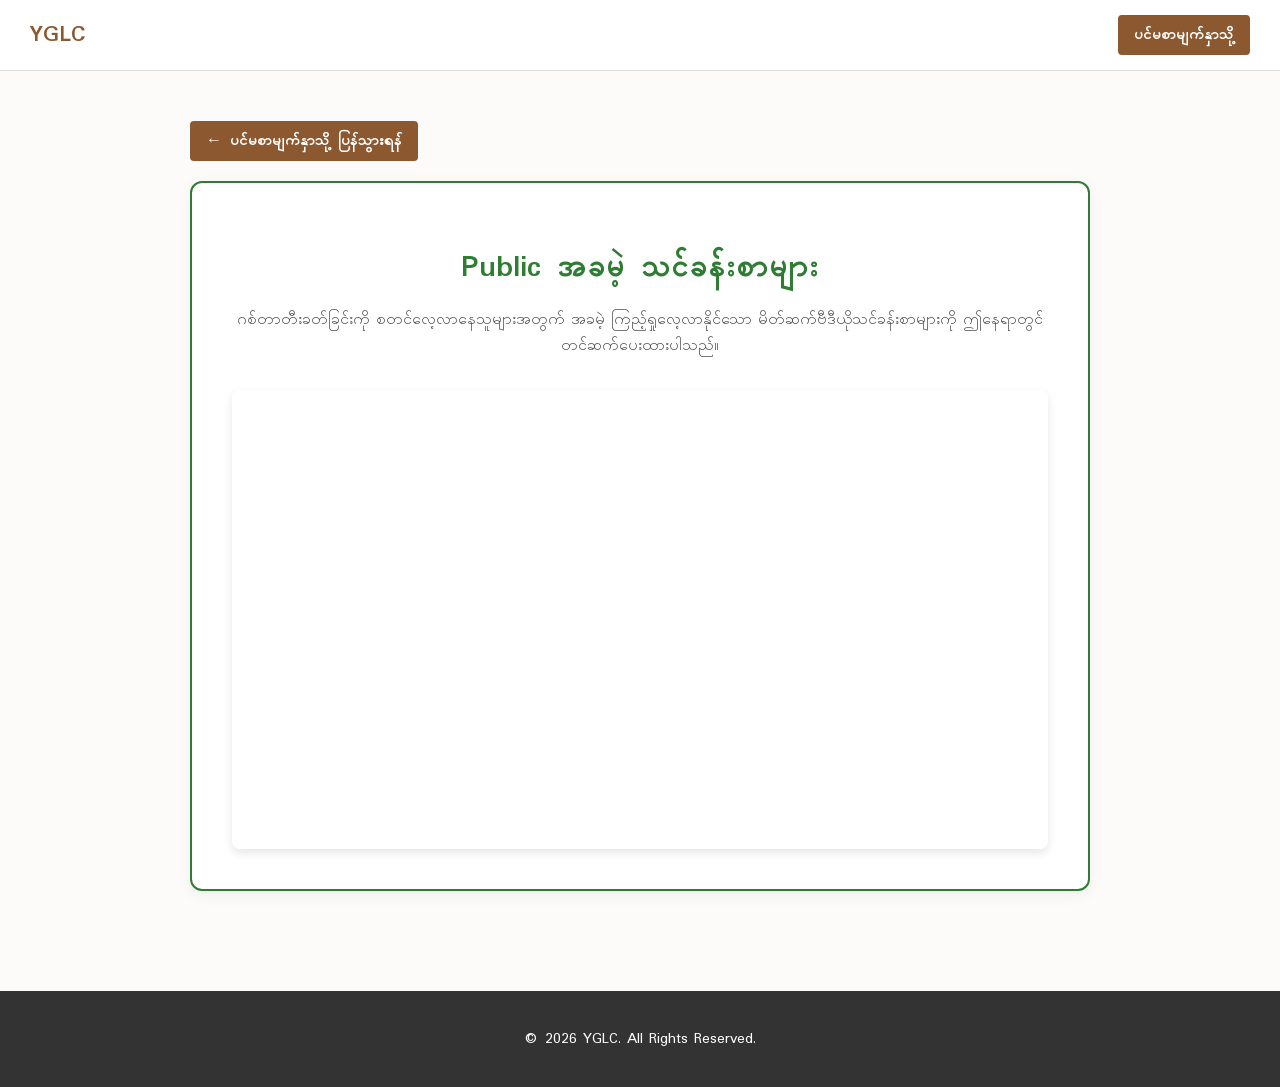
<file: free-lessons.html>
<!DOCTYPE html>
<html lang="my">
<head>
<meta charset="UTF-8">
<meta name="viewport" content="width=device-width, initial-scale=1.0">
<title>Public အခမဲ့ သင်ခန်းစာများ - YGLC</title>
<link href="https://fonts.googleapis.com/css2?family=Padauk:wght@400;700&display=swap" rel="stylesheet">
<style>
body {
    font-family: 'Padauk', sans-serif;
    background-color: #fcfbfa;
    color: #333;
    margin: 0;
    padding: 0;
}
header {
    display: flex;
    justify-content: space-between;
    align-items: center;
    padding: 15px 30px;
    background: #fff;
    border-bottom: 1px solid #ddd;
}
.logo {
    font-size: 24px;
    font-weight: bold;
    color: #8c5830;
    text-decoration: none;
}
.container {
    max-width: 900px;
    margin: 50px auto;
    padding: 0 20px;
}
.btn-back {
    display: inline-block;
    background-color: #8c5830;
    color: #fff;
    padding: 8px 16px;
    text-decoration: none;
    border-radius: 4px;
    font-weight: bold;
    margin-bottom: 20px;
}
.btn-back:hover {
    background-color: #704423;
}
.video-box {
    background: #fff;
    border: 2px solid #2e7d32;
    border-radius: 12px;
    padding: 40px;
    text-align: center;
    box-shadow: 0 4px 15px rgba(0,0,0,0.05);
}
footer {
    text-align: center;
    padding: 20px;
    background: #333;
    color: #fff;
    margin-top: 100px;
}
</style>
</head>
<body>

<header>
<a href="index.html" class="logo">YGLC</a>
<nav>
<a href="index.html" class="btn-back" style="margin: 0;">ပင်မစာမျက်နှာသို့</a>
</nav>
</header>

<div class="container">
<a href="index.html" class="btn-back">&larr; ပင်မစာမျက်နှာသို့ ပြန်သွားရန်</a>

<div class="video-box">
<h1 style="font-size: 32px; color: #2e7d32; margin-bottom: 15px;">Public အခမဲ့ သင်ခန်းစာများ</h1>
<p style="font-size: 16px; color: #555555; margin-bottom: 30px; line-height: 1.6;">
ဂစ်တာတီးခတ်ခြင်းကို စတင်လေ့လာနေသူများအတွက် အခမဲ့ ကြည့်ရှုလေ့လာနိုင်သော မိတ်ဆက်ဗီဒီယိုသင်ခန်းစာများကို ဤနေရာတွင် တင်ဆက်ပေးထားပါသည်။
</p>

<!-- YouTube Video Embed -->
<div style="position: relative; padding-bottom: 56.25%; height: 0; overflow: hidden; max-width: 100%; border-radius: 8px; box-shadow: 0 4px 10px rgba(0,0,0,0.1);">
<iframe src="https://www.youtube.com/embed/2_20BmAsJmk" title="YGLC Free Lesson" style="position: absolute; top: 0; left: 0; width: 100%; height: 100%; border:0;" allowfullscreen></iframe>
</div>
</div>

</div>

<footer>
<p>&copy; 2026 YGLC. All Rights Reserved.</p>
</footer>

</body>
</html>
</file>
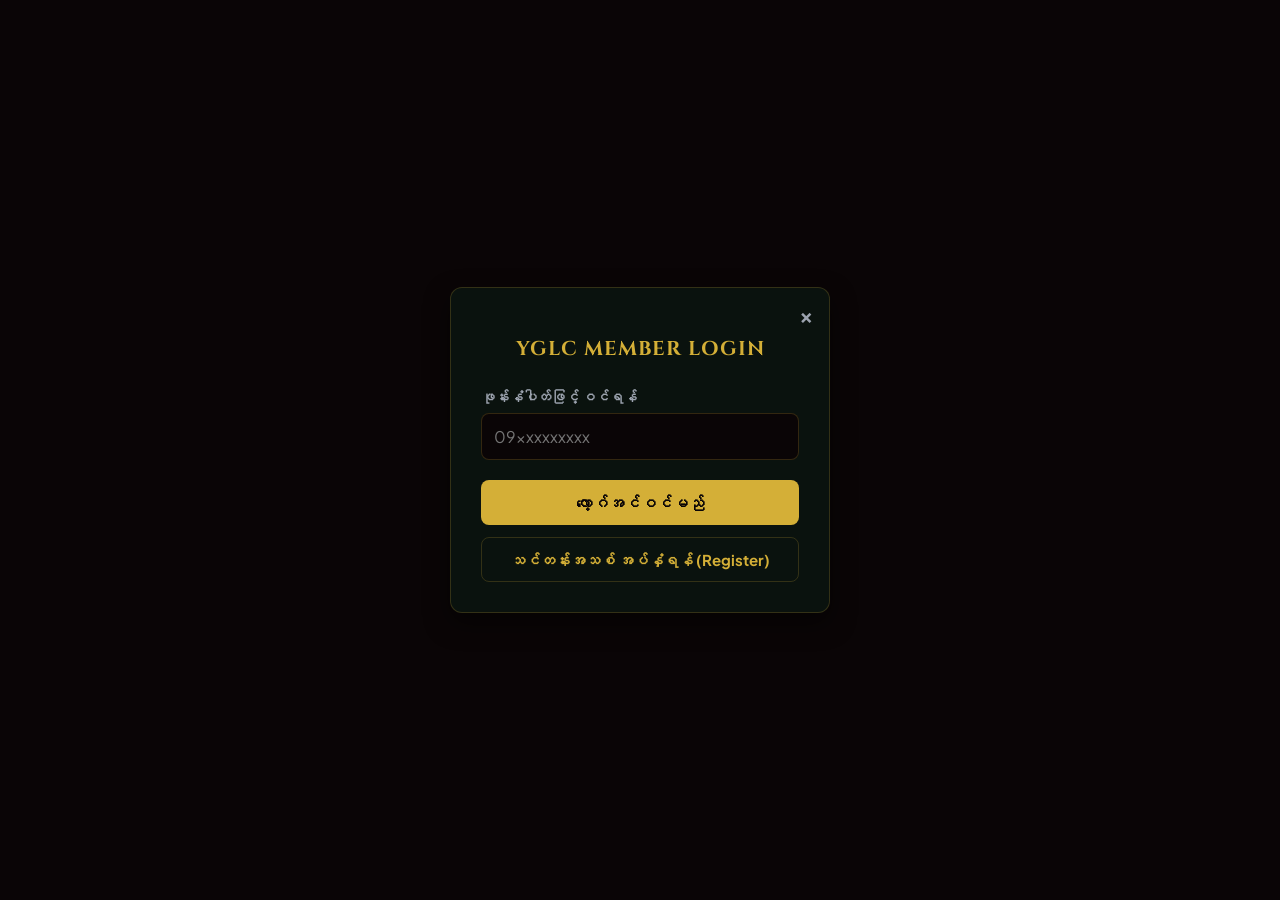
<file: login.html>
<!DOCTYPE html>
<html lang="my">
<head>
    <meta charset="UTF-8">
    <meta name="viewport" content="width=device-width, initial-scale=1.0">
    <title>YGLC - Login</title>
    <link href="https://fonts.googleapis.com/css2?family=Cinzel:wght@600;700&family=Plus+Jakarta+Sans:wght@400;500;600;700&display=swap" rel="stylesheet">
    <style>
        :root {
            --bg-deep: #0A0506;
            --bg-card: #0A120E;
            --bg-card-hover: #101815;
            --gold: #D4AF37;
            --gold-light: #F3E5AB;
            --text-main: #E5E7EB;
            --text-muted: #9CA3AF;
            --border-color: rgba(212, 175, 55, 0.2);
        }
        body { 
            background-color: var(--bg-deep); 
            color: var(--text-main); 
            font-family: 'Plus Jakarta Sans', sans-serif; 
            display: flex; 
            justify-content: center; 
            align-items: center; 
            min-height: 100vh; 
            margin: 0; 
            padding: 20px;
            box-sizing: border-box;
        }
        .box { 
            background: var(--bg-card); 
            border: 1px solid var(--border-color); 
            padding: 30px; 
            border-radius: 12px; 
            width: 100%;
            max-width: 380px; 
            box-shadow: 0 10px 25px rgba(0,0,0,0.5);
            position: relative;
            box-sizing: border-box;
        }
        .close-btn {
            position: absolute;
            top: 15px;
            right: 15px;
            background: none;
            border: none;
            font-size: 22px;
            color: var(--text-muted);
            cursor: pointer;
            font-weight: bold;
            line-height: 1;
            padding: 0;
            width: auto;
            margin: 0;
            transition: color 0.2s;
        }
        .close-btn:hover {
            color: var(--gold);
            background: none;
        }
        h2 { 
            font-family: 'Cinzel', serif;
            color: var(--gold); 
            font-size: 20px; 
            margin-bottom: 25px; 
            text-align: center; 
            font-weight: 700;
            letter-spacing: 1px;
        }
        label { 
            font-size: 14px; 
            color: var(--text-muted); 
            display: block; 
            margin-bottom: 8px; 
            font-weight: 600;
        }
        input { 
            width: 100%; 
            padding: 12px; 
            margin-bottom: 20px; 
            background: var(--bg-deep); 
            border: 1px solid var(--border-color); 
            color: var(--text-main); 
            border-radius: 8px; 
            font-family: 'Plus Jakarta Sans', sans-serif; 
            box-sizing: border-box; 
            font-size: 16px;
            outline: none;
            transition: border-color 0.3s;
        }
        input:focus {
            border-color: var(--gold);
        }
        button { 
            width: 100%; 
            padding: 12px; 
            background: var(--gold); 
            color: var(--bg-deep); 
            border: none; 
            font-weight: 700; 
            border-radius: 8px; 
            cursor: pointer; 
            font-family: 'Plus Jakarta Sans', sans-serif; 
            margin-bottom: 12px; 
            font-size: 16px;
            transition: all 0.3s;
        }
        button:hover { 
            background: var(--gold-light); 
        }
        button:disabled {
            background: #374151;
            color: var(--text-muted);
            cursor: not-allowed;
        }
        .register-link-btn { 
            width: 100%; 
            padding: 12px; 
            background: transparent; 
            border: 1px solid var(--border-color); 
            color: var(--gold); 
            font-weight: 700; 
            border-radius: 8px; 
            cursor: pointer; 
            font-family: 'Plus Jakarta Sans', sans-serif; 
            text-align: center; 
            display: block; 
            box-sizing: border-box; 
            text-decoration: none; 
            font-size: 15px;
            transition: all 0.3s;
        }
        .register-link-btn:hover {
            border-color: var(--gold);
            background: rgba(212, 175, 55, 0.05);
        }
        .error { 
            color: #f87171; 
            font-size: 13px; 
            text-align: center; 
            margin-bottom: 15px; 
            display: none; 
            font-weight: 600;
        }
    </style>
</head>
<body>
    <div class="box">
        <button class="close-btn" onclick="goBack()" title="ပိတ်ရန်">&times;</button>
        <h2>YGLC MEMBER LOGIN</h2>
        <form onsubmit="handleLogin(event)">
            <label>ဖုန်းနံပါတ်ဖြင့် ဝင်ရန်</label>
            <input type="text" id="loginPhone" required placeholder="09xxxxxxxxx">
            <div id="errorMsg" class="error">ဤဖုန်းနံပါတ်ဖြင့် ငွေပေးချေအတည်ပြုချက် မရှိသေးပါ။</div>
            <button type="submit" id="loginBtn">လော့ဂ်အင်ဝင်မည်</button>
        </form>
        <a href="register.html" class="register-link-btn">သင်တန်းအသစ် အပ်နှံရန် (Register)</a>
    </div>

    <script>
        const GOOGLE_SHEET_API_URL = 'https://script.google.com/macros/s/AKfycbxuwcRgubS8XQLXC3yIu4D0j5IzWm1Mr6vyXX8pKJDgr9yPAS1JONQa6703BMk7giVIYw/exec';

        function normalizePhone(phone) {
            if (!phone) return "";
            let cleaned = phone.toString().replace(/\s+/g, '').replace(/[-+]/g, '');
            if (cleaned.startsWith('959')) {
                cleaned = '0' + cleaned.substring(2);
            }
            return cleaned;
        }

        window.addEventListener('DOMContentLoaded', () => {
            if (localStorage.getItem("isLoggedIn") === "true") {
                window.location.href = "dashboard.html";
            }
        });

        async function handleLogin(e) {
            e.preventDefault();
            const rawPhone = document.getElementById('loginPhone').value.trim();
            const inputPhone = normalizePhone(rawPhone);
            const errorMsg = document.getElementById('errorMsg');
            const loginBtn = document.getElementById('loginBtn');

            errorMsg.style.display = 'none';
            loginBtn.disabled = true;
            loginBtn.innerText = 'စစ်ဆေးနေပါသည်...';

            try {
                const response = await fetch(GOOGLE_SHEET_API_URL);
                const data = await response.json();

                let foundCourses = null;

                if (data && data.status === "success" && data.students) {
                    const matchedStudent = data.students.find(item => normalizePhone(item.phone) === inputPhone);
                    
                    if (matchedStudent) {
                        let rawCourses = matchedStudent.courses;
                        let courseNumbers = [];
                        
                        const myanmarNumbers = {'၀': '0', '၁': '1', '၂': '2', '၃': '3', '၄': '4', '၅': '5', '၆': '6', '၇': '7', '၈': '8', '၉': '9'};
                        let courseNameStr = String(rawCourses);
                        let convertedStr = courseNameStr.replace(/[၀-၉]/g, match => myanmarNumbers[match]);
                        let matches = convertedStr.match(/\d+/g);
                        
                        if (matches) {
                            matches.forEach(m => {
                                let num = parseInt(m, 10);
                                if (num >= 1 && num <= 8 && !courseNumbers.includes(num)) {
                                    courseNumbers.push(num);
                                }
                            });
                        }
                        foundCourses = courseNumbers.length > 0 ? courseNumbers : [1];
                    }
                }

                if (inputPhone === "09971097886") {
                    foundCourses = [1, 2, 3, 4, 5, 6, 7, 8];
                }

                if (foundCourses) {
                    localStorage.setItem("isLoggedIn", "true");
                    localStorage.setItem("userPhone", inputPhone);
                    localStorage.setItem("userPurchasedCourses", JSON.stringify(foundCourses));
                    window.location.href = "dashboard.html";
                } else {
                    errorMsg.style.display = 'block';
                    loginBtn.disabled = false;
                    loginBtn.innerText = 'လော့ဂ်အင်ဝင်မည်';
                }

            } catch (err) {
                console.error('Login check error:', err);
                errorMsg.style.display = 'block';
                loginBtn.disabled = false;
                loginBtn.innerText = 'လော့ဂ်အင်ဝင်မည်';
            }
        }

        function goBack() {
            window.history.back();
        }
    </script>
</body>
</html>
</file>
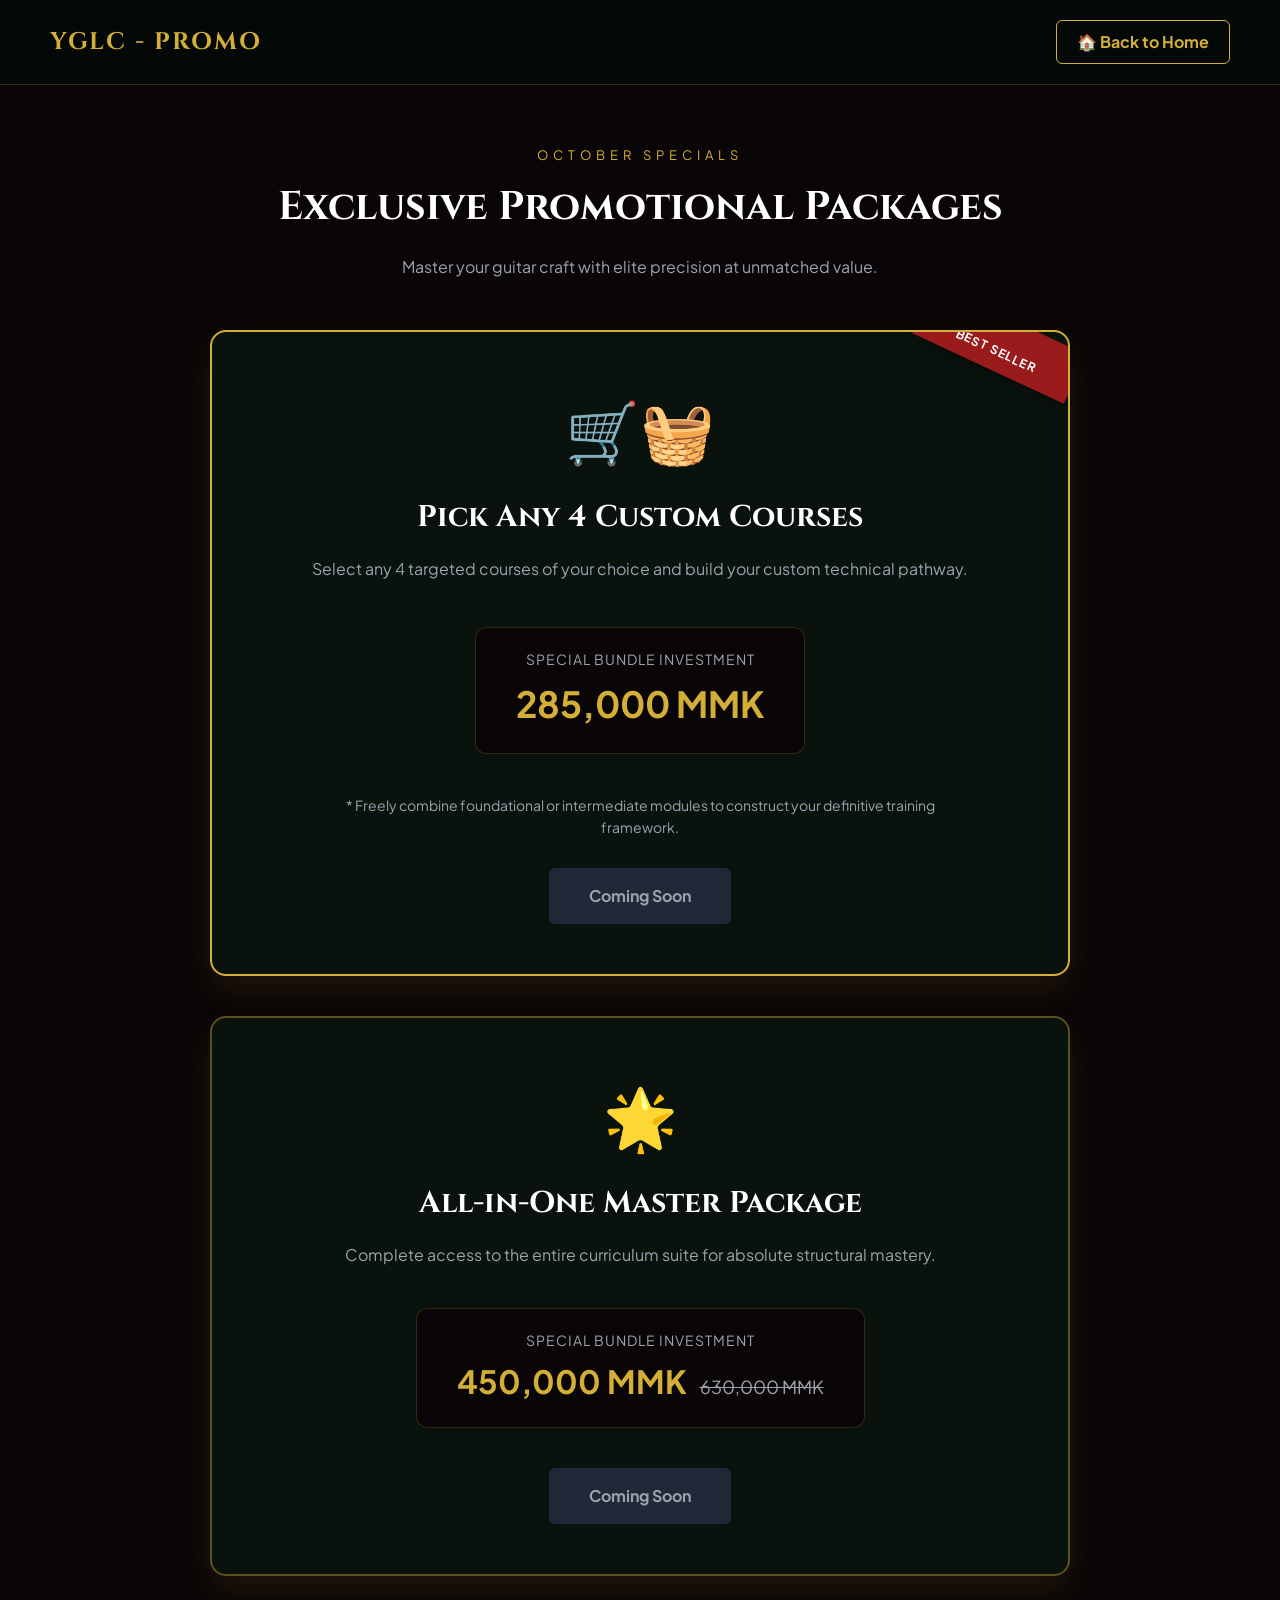
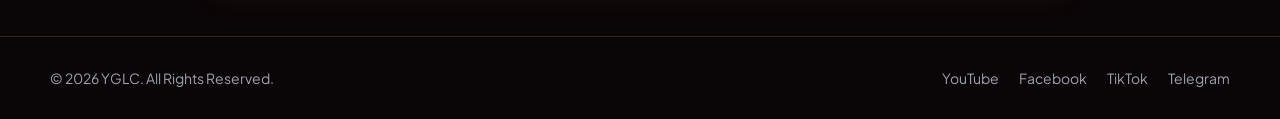
<file: promotion.html>
<!DOCTYPE html>
<html lang="en">
<head>
<meta charset="UTF-8">
<meta name="viewport" content="width=device-width, initial-scale=1.0">
<title>YGLC - Exclusive Special Promotions</title>
<link href="https://fonts.googleapis.com/css2?family=Cinzel:wght@600;700&family=Plus+Jakarta+Sans:wght@400;500;600;700&display=swap" rel="stylesheet">
<style>
:root {
  --bg-deep: #0A0506;
  --bg-card: #0A120E;
  --bg-card-hover: #101815;
  --gold: #D4AF37;
  --gold-light: #F3E5AB;
  --text-main: #E5E7EB;
  --text-muted: #9CA3AF;
  --border-color: rgba(212, 175, 55, 0.2);
}

* {
  box-sizing: border-box;
  margin: 0;
  padding: 0;
}

body {
  background-color: var(--bg-deep);
  color: var(--text-main);
  font-family: 'Plus Jakarta Sans', sans-serif;
  line-height: 1.6;
}

.promo-header {
  display: flex;
  justify-content: space-between;
  align-items: center;
  padding: 20px 50px;
  background: rgba(5, 10, 8, 0.95);
  border-bottom: 1px solid var(--border-color);
  position: sticky;
  top: 0;
  z-index: 100;
  backdrop-filter: blur(10px);
}

.promo-header .logo {
  font-family: 'Cinzel', serif;
  font-size: 24px;
  font-weight: 700;
  color: var(--gold);
  letter-spacing: 2px;
}

.back-home {
  background: transparent;
  border: 1px solid var(--gold);
  color: var(--gold);
  padding: 8px 20px;
  border-radius: 6px;
  font-weight: bold;
  text-decoration: none;
  transition: all 0.3s;
}

.back-home:hover {
  background: var(--gold);
  color: var(--bg-deep);
}

.promo-container {
  max-width: 900px;
  margin: 60px auto;
  padding: 0 20px;
}

.promo-card-main {
  background: var(--bg-card);
  border: 2px solid var(--gold);
  border-radius: 16px;
  padding: 50px 30px;
  text-align: center;
  box-shadow: 0 15px 35px rgba(212, 175, 55, 0.1);
  margin-bottom: 40px;
  position: relative;
  overflow: hidden;
}

.badge-top {
  position: absolute;
  top: -15px;
  right: -15px;
  background: #991b1b;
  color: #ffffff;
  font-size: 12px;
  font-weight: bold;
  padding: 25px 40px 10px 40px;
  transform: rotate(25deg);
  box-shadow: 0 4px 10px rgba(0,0,0,0.3);
  letter-spacing: 1px;
}

.package-box {
  background: var(--bg-deep);
  border: 1px solid var(--border-color);
  display: inline-block;
  padding: 20px 40px;
  border-radius: 12px;
  margin: 20px 0;
}

.btn-locked {
  background: #1F2937 !important;
  color: var(--text-muted) !important;
  cursor: not-allowed !important;
  pointer-events: none;
  display: inline-block;
  text-align: center;
  text-decoration: none;
  font-weight: bold;
  border-radius: 6px;
  padding: 15px 40px;
  font-size: 16px;
}

footer {
  display: flex;
  justify-content: space-between;
  align-items: center;
  padding: 30px 50px;
  background: var(--bg-deep);
  border-top: 1px solid var(--border-color);
  color: var(--text-muted);
  font-size: 14px;
}

.footer-socials {
  display: flex;
  gap: 20px;
}

.footer-socials a {
  color: var(--text-muted);
  text-decoration: none;
}

.footer-socials a:hover {
  color: var(--gold);
}
</style>
</head>
<body>

<header class="promo-header">
    <div class="logo">YGLC - PROMO</div>
    <a href="index.html" class="back-home">🏠 Back to Home</a>
</header>

<div class="promo-container">
    <div style="text-align: center; margin-bottom: 50px;">
        <p style="color: var(--gold); font-size: 13px; text-transform: uppercase; letter-spacing: 5px; margin-bottom: 10px;">OCTOBER SPECIALS</p>
        <h1 style="font-family: 'Cinzel', serif; font-size: 40px; color: #FFFFFF; margin-bottom: 15px;">Exclusive Promotional Packages</h1>
        <p style="font-size: 16px; color: var(--text-muted);">Master your guitar craft with elite precision at unmatched value.</p>
    </div>

    <!-- Promotion 1: Bundle Customizer -->
    <div class="promo-card-main">
        <div class="badge-top">BEST SELLER</div>
        <div style="font-size: 60px; margin-bottom: 15px;">🛒🧺</div>
        <h2 style="font-family: 'Cinzel', serif; font-size: 30px; color: #FFFFFF; margin-bottom: 15px;">
            Pick Any 4 Custom Courses
        </h2>
        <p style="font-size: 16px; color: var(--text-muted); margin-bottom: 25px;">
            Select any 4 targeted courses of your choice and build your custom technical pathway.
        </p>
        
        <div class="package-box">
            <span style="font-size: 14px; color: var(--text-muted); display: block; margin-bottom: 5px; text-transform: uppercase; letter-spacing: 1px;">Special Bundle Investment</span>
            <span style="font-size: 36px; font-weight: bold; color: var(--gold);">285,000 MMK</span>
        </div>

        <p style="font-size: 14px; color: var(--text-muted); max-width: 650px; margin: 20px auto 30px auto; line-height: 1.6;">
            * Freely combine foundational or intermediate modules to construct your definitive training framework.
        </p>

        <div>
            <span class="btn-locked">
                Coming Soon
            </span>
        </div>
    </div>

    <!-- Promotion 2: All-in-One Package -->
    <div class="promo-card-main" style="border-color: rgba(212, 175, 55, 0.4);">
        <div style="font-size: 60px; margin-bottom: 15px;">🌟</div>
        <h2 style="font-family: 'Cinzel', serif; font-size: 30px; color: #FFFFFF; margin-bottom: 15px;">
            All-in-One Master Package
        </h2>
        <p style="font-size: 16px; color: var(--text-muted); margin-bottom: 20px;">
            Complete access to the entire curriculum suite for absolute structural mastery.
        </p>
        
        <div class="package-box">
            <span style="font-size: 14px; color: var(--text-muted); display: block; margin-bottom: 5px; text-transform: uppercase; letter-spacing: 1px;">Special Bundle Investment</span>
            <span style="font-size: 32px; font-weight: bold; color: var(--gold);">450,000 MMK</span>
            <span style="text-decoration: line-through; font-size: 18px; color: var(--text-muted); margin-left: 10px;">630,000 MMK</span>
        </div>

        <div style="margin-top: 20px;">
            <span class="btn-locked">
                Coming Soon
            </span>
        </div>
    </div>

</div>

<footer>
    <p>&copy; 2026 YGLC. All Rights Reserved.</p>
    <div class="footer-socials">
        <a href="#">YouTube</a>
        <a href="#">Facebook</a>
        <a href="#">TikTok</a>
        <a href="#">Telegram</a>
    </div>
</footer>

</body>
</html>
</file>
